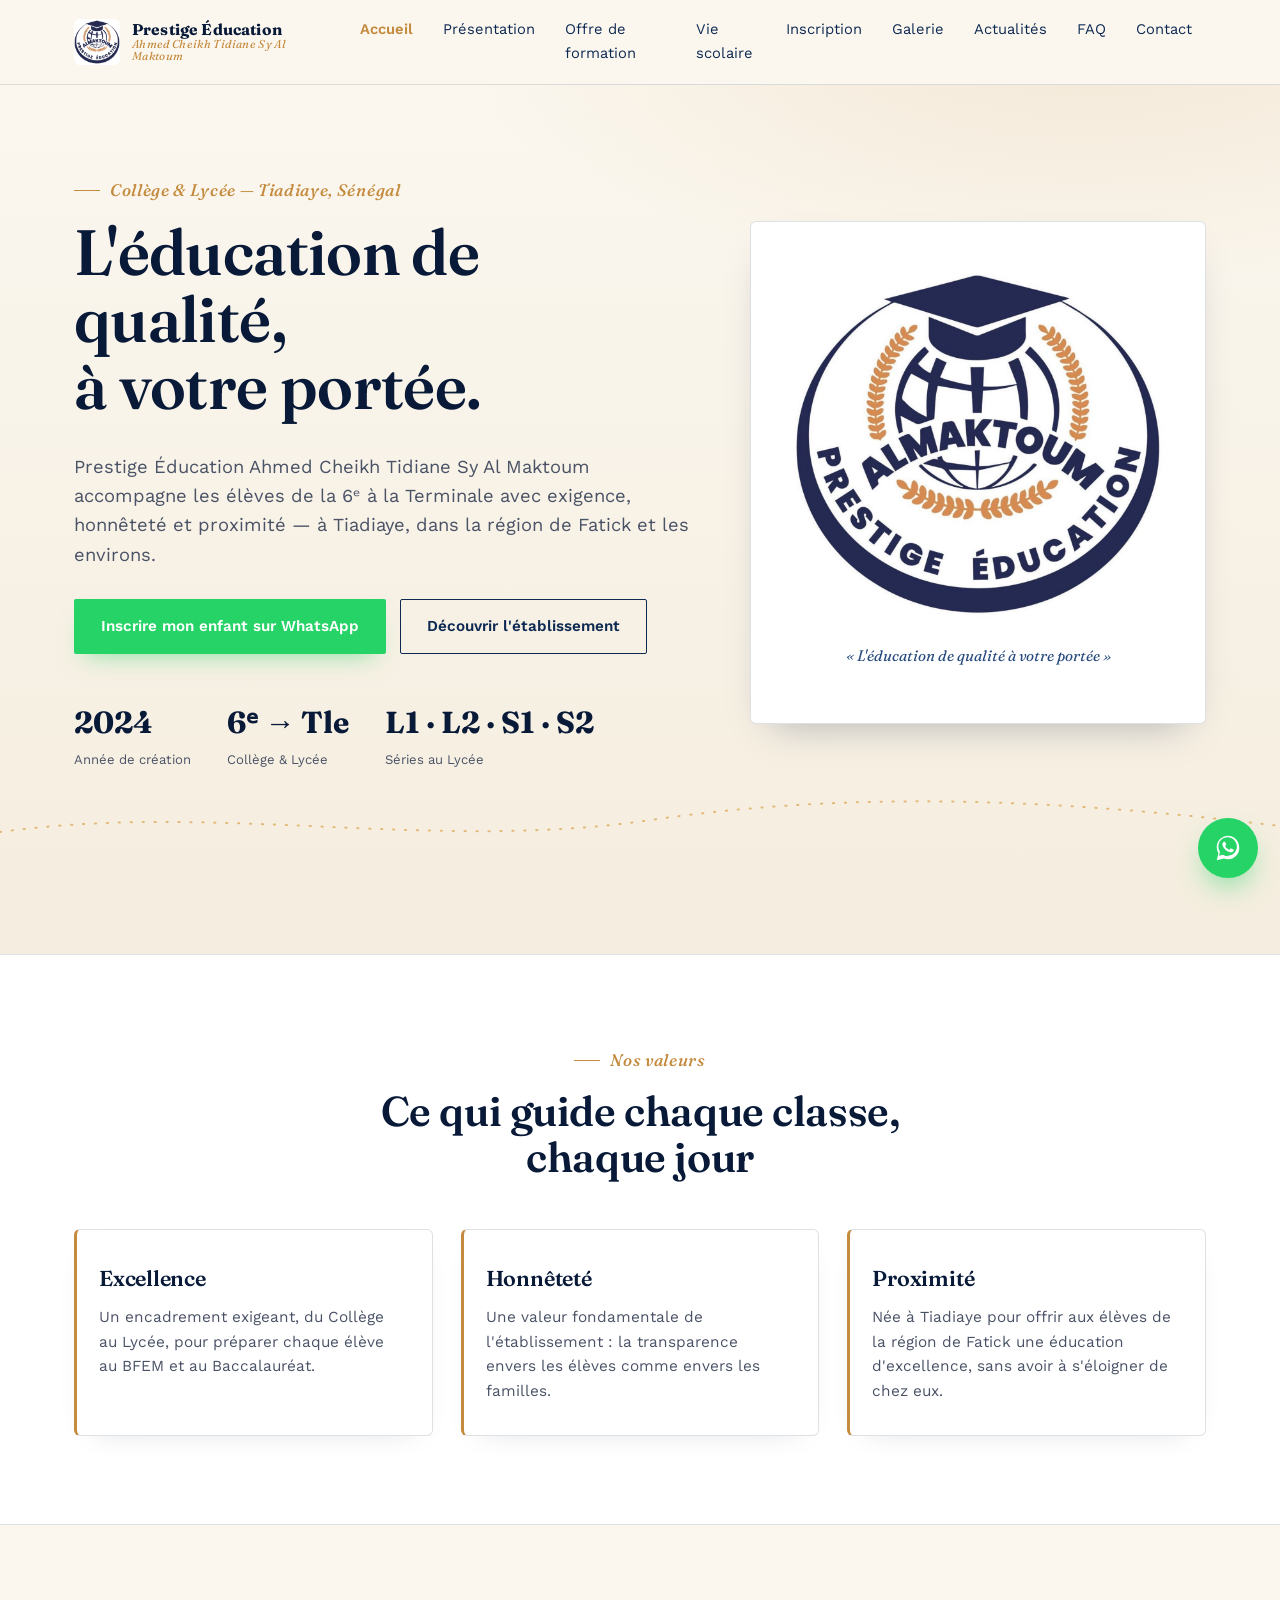
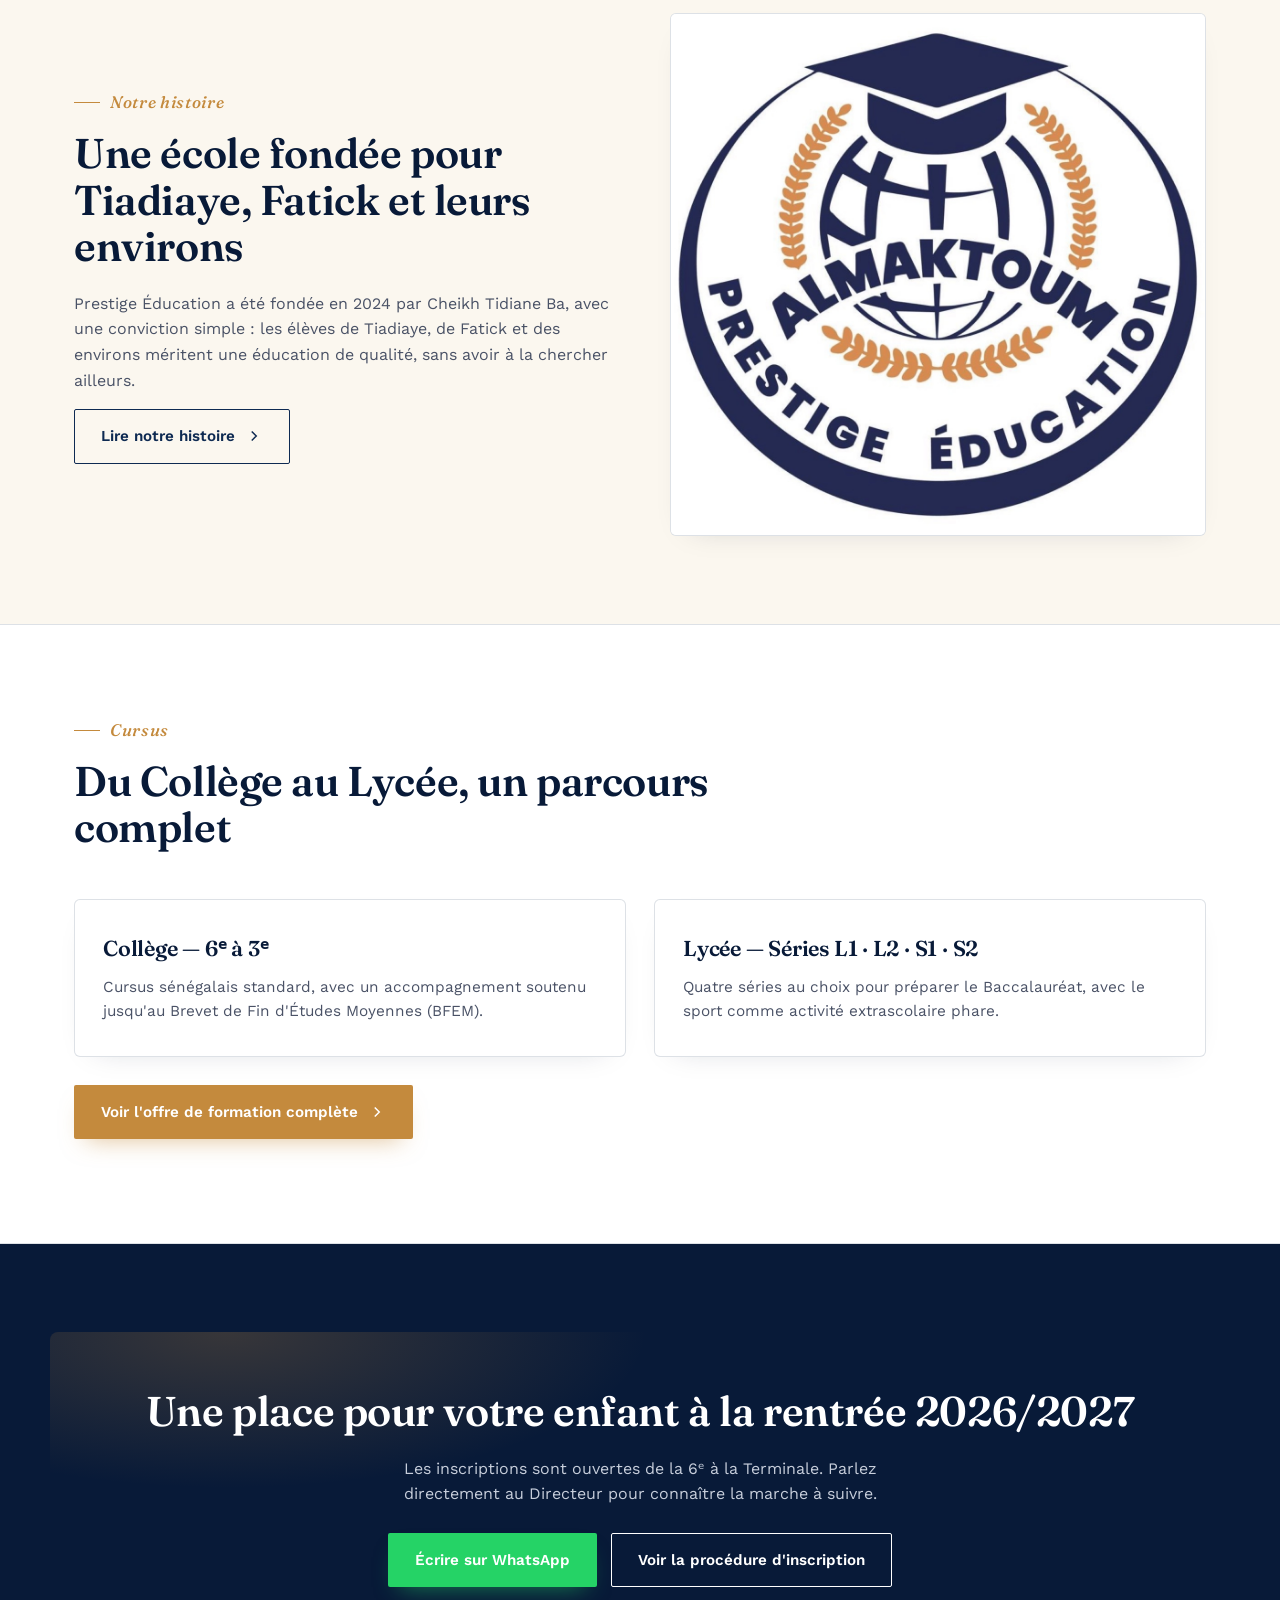
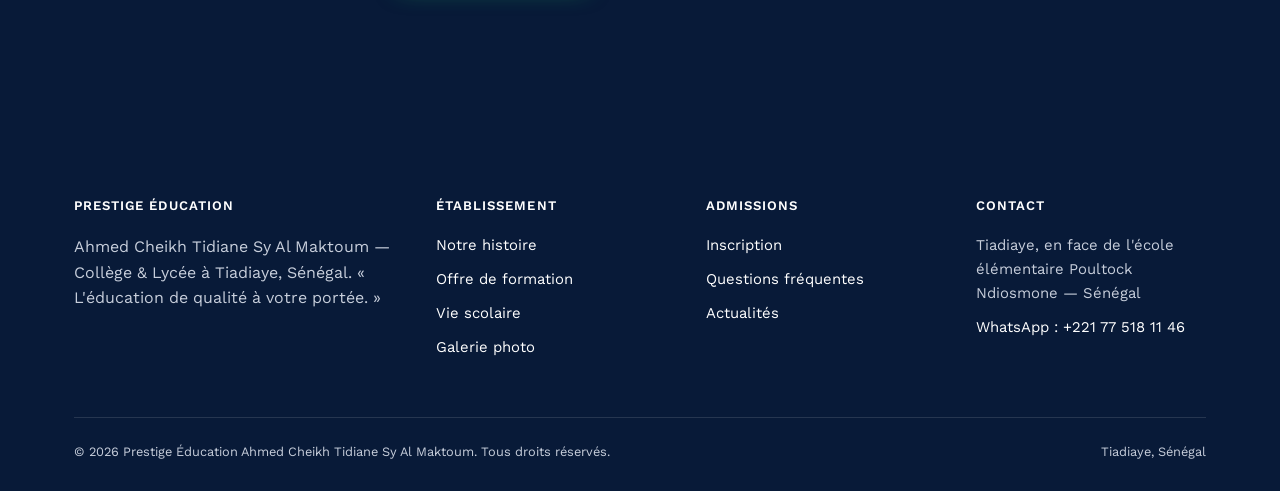
<file: index.html>
<!doctype html>
<html lang="fr">
<head>
<meta charset="UTF-8">
<meta name="viewport" content="width=device-width, initial-scale=1.0">
<title>Accueil — Prestige Éducation Ahmed Cheikh Tidiane Sy Al Maktoum</title>
<meta name="description" content="Collège et Lycée Prestige Éducation Ahmed Cheikh Tidiane Sy Al Maktoum à Tiadiaye, Sénégal.">
<link rel="icon" href="data:image/svg+xml,<svg xmlns=%22http://www.w3.org/2000/svg%22 viewBox=%220 0 100 100%22><circle cx=%2250%22 cy=%2250%22 r=%2248%22 fill=%22%230E2A52%22/></svg>">
<link rel="preconnect" href="https://fonts.googleapis.com">
<link rel="preconnect" href="https://fonts.gstatic.com" crossorigin>
<link href="https://fonts.googleapis.com/css2?family=Fraunces:ital,opsz,wght@0,9..144,400;0,9..144,600;0,9..144,700;1,9..144,500&family=Work+Sans:wght@400;500;600;700&display=swap" rel="stylesheet">
<link rel="stylesheet" href="css/style.css">
</head>
<body>
<a href="#main" class="skip-link">Aller au contenu</a>
<header class="site-header">
  <div class="container nav-row">
    <a href="index.html" class="brand">
      <img src="images/logo.jpeg" alt="Logo Prestige Éducation Ahmed Cheikh Tidiane Sy Al Maktoum" class="emblem" style="border-radius:6px;">
      <span class="brand-text">
        <span class="line1">Prestige Éducation</span>
        <span class="line2">Ahmed Cheikh Tidiane Sy Al Maktoum</span>
      </span>
    </a>
    <nav class="main-nav" aria-label="Navigation principale">
      <ul>
        <li><a href="index.html" class="active">Accueil</a></li>
<li><a href="presentation.html" class="">Présentation</a></li>
<li><a href="formation.html" class="">Offre de formation</a></li>
<li><a href="vie-scolaire.html" class="">Vie scolaire</a></li>
<li><a href="inscription.html" class="">Inscription</a></li>
<li><a href="galerie.html" class="">Galerie</a></li>
<li><a href="actualites.html" class="">Actualités</a></li>
<li><a href="faq.html" class="">FAQ</a></li>
<li><a href="contact.html" class="">Contact</a></li>

      </ul>
    </nav>
    <button class="nav-toggle" aria-label="Ouvrir le menu" aria-expanded="false">
      <span></span><span></span><span></span>
    </button>
  </div>
</header>
<main id="main">

<section class="hero">
  <div class="container">
    <div class="hero-copy reveal in">
      <p class="eyebrow">Collège &amp; Lycée — Tiadiaye, Sénégal</p>
      <h1>L'éducation de qualité,<br>à votre portée.</h1>
      <p class="lede">Prestige Éducation Ahmed Cheikh Tidiane Sy Al Maktoum accompagne les élèves de la 6ᵉ à la Terminale avec exigence, honnêteté et proximité — à Tiadiaye, dans la région de Fatick et les environs.</p>
      <div class="buttons">
        <a class="btn btn-primary" data-wa data-wa-message="Bonjour, je souhaite inscrire mon enfant à Prestige Éducation Ahmed Cheikh Tidiane Sy Al Maktoum. Pouvez-vous m'indiquer la marche à suivre ?">Inscrire mon enfant sur WhatsApp</a>
        <a class="btn btn-outline" href="presentation.html">Découvrir l'établissement</a>
      </div>
      <div class="hero-stats">
        <div><strong>2024</strong><span>Année de création</span></div>
        <div><strong>6ᵉ → Tle</strong><span>Collège &amp; Lycée</span></div>
        <div><strong>L1 · L2 · S1 · S2</strong><span>Séries au Lycée</span></div>
      </div>
    </div>
    <div class="hero-crest reveal in">
      <img src="images/logo.jpeg" alt="Emblème Prestige Éducation Ahmed Cheikh Tidiane Sy Al Maktoum" style="border-radius:4px;">
      <p class="path-caption">« L'éducation de qualité à votre portée »</p>
    </div>
  </div>
  <div class="trail" aria-hidden="true">
  <svg viewBox="0 0 1180 56" preserveAspectRatio="none">
    <path d="M0 40 C 200 10, 400 60, 600 28 S 1000 10, 1180 34" fill="none" stroke="var(--gold-light)" stroke-width="2" stroke-dasharray="1 10" stroke-linecap="round"/>
  </svg>
</div>
</section>

<section class="section-alt">
  <div class="container">
    <div class="section-head center reveal">
      <p class="eyebrow" style="justify-content:center;">Nos valeurs</p>
      <h2>Ce qui guide chaque classe, chaque jour</h2>
    </div>
    <div class="grid grid-3">
      <div class="card value-card reveal"><h3>Excellence</h3><p>Un encadrement exigeant, du Collège au Lycée, pour préparer chaque élève au BFEM et au Baccalauréat.</p></div>
      <div class="card value-card reveal"><h3>Honnêteté</h3><p>Une valeur fondamentale de l'établissement : la transparence envers les élèves comme envers les familles.</p></div>
      <div class="card value-card reveal"><h3>Proximité</h3><p>Née à Tiadiaye pour offrir aux élèves de la région de Fatick une éducation d'excellence, sans avoir à s'éloigner de chez eux.</p></div>
    </div>
  </div>
</section>

<section>
  <div class="container">
    <div class="grid grid-2" style="align-items:center;gap:60px;">
      <div class="reveal">
        <p class="eyebrow">Notre histoire</p>
        <h2>Une école fondée pour Tiadiaye, Fatick et leurs environs</h2>
        <p>Prestige Éducation a été fondée en 2024 par Cheikh Tidiane Ba, avec une conviction simple : les élèves de Tiadiaye, de Fatick et des environs méritent une éducation de qualité, sans avoir à la chercher ailleurs.</p>
        <a class="btn btn-outline" href="presentation.html">Lire notre histoire <svg viewBox="0 0 24 24" width="18" height="18" fill="none" stroke="currentColor" stroke-width="2"><path d="M9 18l6-6-6-6"/></svg></a>
      </div>
      <div class="reveal">
        <div class="card" style="padding:0;overflow:hidden;">
          <img src="images/logo.jpeg" alt="Prestige Éducation Ahmed Cheikh Tidiane Sy Al Maktoum">
        </div>
      </div>
    </div>
  </div>
</section>

<section class="section-alt">
  <div class="container">
    <div class="section-head reveal">
      <p class="eyebrow">Cursus</p>
      <h2>Du Collège au Lycée, un parcours complet</h2>
    </div>
    <div class="grid grid-2">
      <div class="card reveal">
        <h3>Collège — 6ᵉ à 3ᵉ</h3>
        <p>Cursus sénégalais standard, avec un accompagnement soutenu jusqu'au Brevet de Fin d'Études Moyennes (BFEM).</p>
      </div>
      <div class="card reveal">
        <h3>Lycée — Séries L1 · L2 · S1 · S2</h3>
        <p>Quatre séries au choix pour préparer le Baccalauréat, avec le sport comme activité extrascolaire phare.</p>
      </div>
    </div>
    <p style="margin-top:28px;"><a class="btn btn-gold" href="formation.html">Voir l'offre de formation complète <svg viewBox="0 0 24 24" width="18" height="18" fill="none" stroke="currentColor" stroke-width="2"><path d="M9 18l6-6-6-6"/></svg></a></p>
  </div>
</section>

<section class="section-navy">
  <div class="container cta-banner">
    <h2>Une place pour votre enfant à la rentrée 2026/2027</h2>
    <p>Les inscriptions sont ouvertes de la 6ᵉ à la Terminale. Parlez directement au Directeur pour connaître la marche à suivre.</p>
    <div class="buttons">
      <a class="btn btn-primary" data-wa data-wa-message="Bonjour, je souhaite inscrire mon enfant à Prestige Éducation Ahmed Cheikh Tidiane Sy Al Maktoum. Pouvez-vous m'indiquer la marche à suivre ?">Écrire sur WhatsApp</a>
      <a class="btn btn-outline" style="border-color:#fff;color:#fff;" href="inscription.html">Voir la procédure d'inscription</a>
    </div>
  </div>
</section>
</main>
<footer class="site-footer">
  <div class="container">
    <div class="footer-grid">
      <div>
        <h4>Prestige Éducation</h4>
        <p style="color:#C7CEDB;max-width:34ch;">Ahmed Cheikh Tidiane Sy Al Maktoum — Collège &amp; Lycée à Tiadiaye, Sénégal. « L'éducation de qualité à votre portée. »</p>
      </div>
      <div>
        <h4>Établissement</h4>
        <ul>
          <li><a href="presentation.html">Notre histoire</a></li>
          <li><a href="formation.html">Offre de formation</a></li>
          <li><a href="vie-scolaire.html">Vie scolaire</a></li>
          <li><a href="galerie.html">Galerie photo</a></li>
        </ul>
      </div>
      <div>
        <h4>Admissions</h4>
        <ul>
          <li><a href="inscription.html">Inscription</a></li>
          <li><a href="faq.html">Questions fréquentes</a></li>
          <li><a href="actualites.html">Actualités</a></li>
        </ul>
      </div>
      <div>
        <h4>Contact</h4>
        <ul>
          <li>Tiadiaye, en face de l'école élémentaire Poultock Ndiosmone — Sénégal</li>
          <li><a data-wa data-wa-message="Bonjour, je souhaite avoir des informations sur Prestige Éducation Ahmed Cheikh Tidiane Sy Al Maktoum.">WhatsApp : +221 77 518 11 46</a></li>
        </ul>
      </div>
    </div>
    <div class="footer-bottom">
      <span>© 2026 Prestige Éducation Ahmed Cheikh Tidiane Sy Al Maktoum. Tous droits réservés.</span>
      <span>Tiadiaye, Sénégal</span>
    </div>
  </div>
</footer>
<a class="wa-float" data-wa data-wa-message="Bonjour, je souhaite avoir des informations sur Prestige Éducation Ahmed Cheikh Tidiane Sy Al Maktoum." aria-label="Discuter sur WhatsApp"><svg viewBox="0 0 32 32" fill="currentColor" xmlns="http://www.w3.org/2000/svg"><path d="M16.02 3C9.4 3 4 8.4 4 15.02c0 2.36.66 4.56 1.8 6.44L4 29l7.73-1.75a11.94 11.94 0 0 0 4.29.79h.01c6.62 0 12.02-5.4 12.02-12.02C28.05 8.4 22.65 3 16.02 3zm0 21.8h-.01a9.9 9.9 0 0 1-4.97-1.36l-.36-.21-4.19.95.94-4.11-.23-.38a9.83 9.83 0 0 1-1.51-5.27c0-5.45 4.43-9.88 9.9-9.88 2.64 0 5.12 1.03 6.99 2.9a9.82 9.82 0 0 1 2.9 6.99c0 5.45-4.43 9.87-9.86 9.87zm5.42-7.4c-.3-.15-1.76-.87-2.03-.97-.27-.1-.47-.15-.67.15-.2.3-.77.97-.94 1.17-.17.2-.35.22-.65.07-.3-.15-1.24-.46-2.37-1.47-.88-.78-1.47-1.75-1.64-2.05-.17-.3-.02-.46.13-.61.13-.13.3-.35.45-.52.15-.17.2-.3.3-.5.1-.2.05-.37-.02-.52-.07-.15-.67-1.62-.92-2.22-.24-.58-.49-.5-.67-.51h-.57c-.2 0-.52.07-.79.37s-1.04 1.02-1.04 2.48 1.07 2.87 1.22 3.07c.15.2 2.1 3.2 5.08 4.49.71.31 1.26.49 1.69.62.71.23 1.36.2 1.87.12.57-.09 1.76-.72 2-1.41.25-.7.25-1.29.17-1.41-.07-.12-.27-.2-.57-.35z"/></svg></a>
<script src="js/main.js"></script>
</body>
</html>
</file>
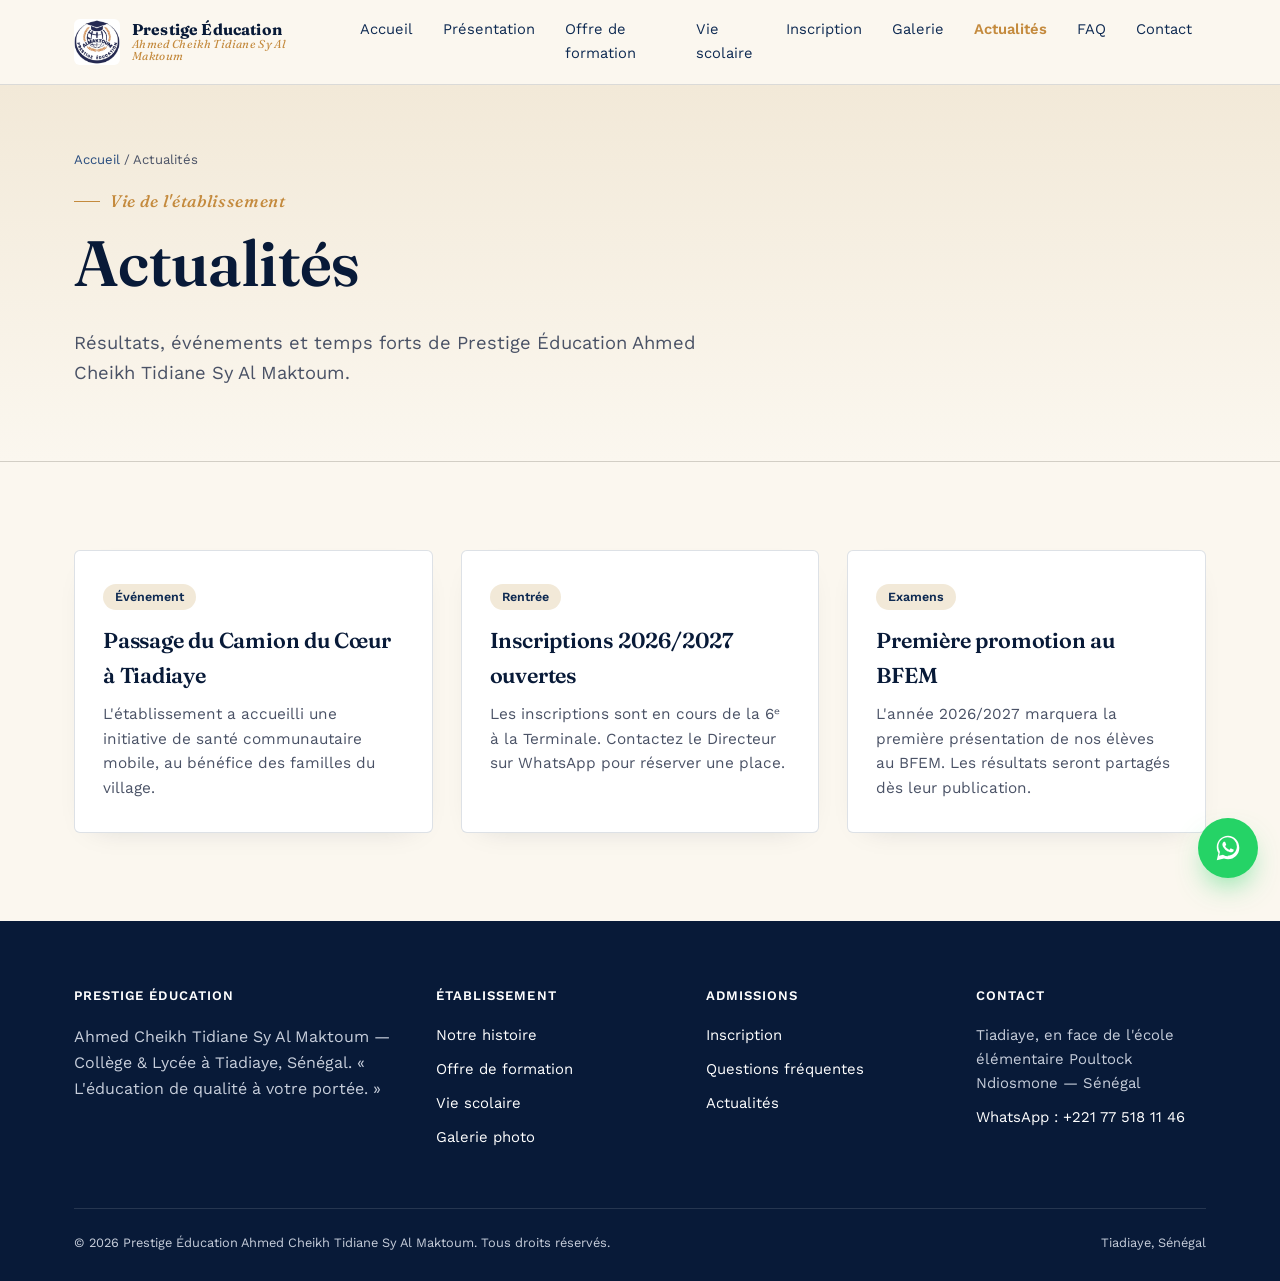
<file: actualites.html>
<!doctype html>
<html lang="fr">
<head>
<meta charset="UTF-8">
<meta name="viewport" content="width=device-width, initial-scale=1.0">
<title>Actualités — Prestige Éducation Ahmed Cheikh Tidiane Sy Al Maktoum</title>
<meta name="description" content="Actualités, événements et résultats de Prestige Éducation Ahmed Cheikh Tidiane Sy Al Maktoum.">
<link rel="icon" href="data:image/svg+xml,<svg xmlns=%22http://www.w3.org/2000/svg%22 viewBox=%220 0 100 100%22><circle cx=%2250%22 cy=%2250%22 r=%2248%22 fill=%22%230E2A52%22/></svg>">
<link rel="preconnect" href="https://fonts.googleapis.com">
<link rel="preconnect" href="https://fonts.gstatic.com" crossorigin>
<link href="https://fonts.googleapis.com/css2?family=Fraunces:ital,opsz,wght@0,9..144,400;0,9..144,600;0,9..144,700;1,9..144,500&family=Work+Sans:wght@400;500;600;700&display=swap" rel="stylesheet">
<link rel="stylesheet" href="css/style.css">
</head>
<body>
<a href="#main" class="skip-link">Aller au contenu</a>
<header class="site-header">
  <div class="container nav-row">
    <a href="index.html" class="brand">
      <img src="images/logo.jpeg" alt="Logo Prestige Éducation Ahmed Cheikh Tidiane Sy Al Maktoum" class="emblem" style="border-radius:6px;">
      <span class="brand-text">
        <span class="line1">Prestige Éducation</span>
        <span class="line2">Ahmed Cheikh Tidiane Sy Al Maktoum</span>
      </span>
    </a>
    <nav class="main-nav" aria-label="Navigation principale">
      <ul>
        <li><a href="index.html" class="">Accueil</a></li>
<li><a href="presentation.html" class="">Présentation</a></li>
<li><a href="formation.html" class="">Offre de formation</a></li>
<li><a href="vie-scolaire.html" class="">Vie scolaire</a></li>
<li><a href="inscription.html" class="">Inscription</a></li>
<li><a href="galerie.html" class="">Galerie</a></li>
<li><a href="actualites.html" class="active">Actualités</a></li>
<li><a href="faq.html" class="">FAQ</a></li>
<li><a href="contact.html" class="">Contact</a></li>

      </ul>
    </nav>
    <button class="nav-toggle" aria-label="Ouvrir le menu" aria-expanded="false">
      <span></span><span></span><span></span>
    </button>
  </div>
</header>
<main id="main">

<section class="page-hero">
  <div class="container reveal in">
    <p class="breadcrumb"><a href="index.html">Accueil</a> / Actualités</p>
    <p class="eyebrow">Vie de l'établissement</p>
    <h1>Actualités</h1>
    <p class="lede">Résultats, événements et temps forts de Prestige Éducation Ahmed Cheikh Tidiane Sy Al Maktoum.</p>
  </div>
</section>

<section>
  <div class="container">
    <div class="grid grid-3">
      <div class="card reveal">
        <span class="tag">Événement</span>
        <h3 style="margin-top:14px;">Passage du Camion du Cœur à Tiadiaye</h3>
        <p>L'établissement a accueilli une initiative de santé communautaire mobile, au bénéfice des familles du village.</p>
      </div>
      <div class="card reveal">
        <span class="tag">Rentrée</span>
        <h3 style="margin-top:14px;">Inscriptions 2026/2027 ouvertes</h3>
        <p>Les inscriptions sont en cours de la 6ᵉ à la Terminale. Contactez le Directeur sur WhatsApp pour réserver une place.</p>
      </div>
      <div class="card reveal">
        <span class="tag">Examens</span>
        <h3 style="margin-top:14px;">Première promotion au BFEM</h3>
        <p>L'année 2026/2027 marquera la première présentation de nos élèves au BFEM. Les résultats seront partagés dès leur publication.</p>
      </div>
    </div>
  </div>
</section>
</main>
<footer class="site-footer">
  <div class="container">
    <div class="footer-grid">
      <div>
        <h4>Prestige Éducation</h4>
        <p style="color:#C7CEDB;max-width:34ch;">Ahmed Cheikh Tidiane Sy Al Maktoum — Collège &amp; Lycée à Tiadiaye, Sénégal. « L'éducation de qualité à votre portée. »</p>
      </div>
      <div>
        <h4>Établissement</h4>
        <ul>
          <li><a href="presentation.html">Notre histoire</a></li>
          <li><a href="formation.html">Offre de formation</a></li>
          <li><a href="vie-scolaire.html">Vie scolaire</a></li>
          <li><a href="galerie.html">Galerie photo</a></li>
        </ul>
      </div>
      <div>
        <h4>Admissions</h4>
        <ul>
          <li><a href="inscription.html">Inscription</a></li>
          <li><a href="faq.html">Questions fréquentes</a></li>
          <li><a href="actualites.html">Actualités</a></li>
        </ul>
      </div>
      <div>
        <h4>Contact</h4>
        <ul>
          <li>Tiadiaye, en face de l'école élémentaire Poultock Ndiosmone — Sénégal</li>
          <li><a data-wa data-wa-message="Bonjour, je souhaite avoir des informations sur Prestige Éducation Ahmed Cheikh Tidiane Sy Al Maktoum.">WhatsApp : +221 77 518 11 46</a></li>
        </ul>
      </div>
    </div>
    <div class="footer-bottom">
      <span>© 2026 Prestige Éducation Ahmed Cheikh Tidiane Sy Al Maktoum. Tous droits réservés.</span>
      <span>Tiadiaye, Sénégal</span>
    </div>
  </div>
</footer>
<a class="wa-float" data-wa data-wa-message="Bonjour, je souhaite avoir des informations sur Prestige Éducation Ahmed Cheikh Tidiane Sy Al Maktoum." aria-label="Discuter sur WhatsApp"><svg viewBox="0 0 32 32" fill="currentColor" xmlns="http://www.w3.org/2000/svg"><path d="M16.02 3C9.4 3 4 8.4 4 15.02c0 2.36.66 4.56 1.8 6.44L4 29l7.73-1.75a11.94 11.94 0 0 0 4.29.79h.01c6.62 0 12.02-5.4 12.02-12.02C28.05 8.4 22.65 3 16.02 3zm0 21.8h-.01a9.9 9.9 0 0 1-4.97-1.36l-.36-.21-4.19.95.94-4.11-.23-.38a9.83 9.83 0 0 1-1.51-5.27c0-5.45 4.43-9.88 9.9-9.88 2.64 0 5.12 1.03 6.99 2.9a9.82 9.82 0 0 1 2.9 6.99c0 5.45-4.43 9.87-9.86 9.87zm5.42-7.4c-.3-.15-1.76-.87-2.03-.97-.27-.1-.47-.15-.67.15-.2.3-.77.97-.94 1.17-.17.2-.35.22-.65.07-.3-.15-1.24-.46-2.37-1.47-.88-.78-1.47-1.75-1.64-2.05-.17-.3-.02-.46.13-.61.13-.13.3-.35.45-.52.15-.17.2-.3.3-.5.1-.2.05-.37-.02-.52-.07-.15-.67-1.62-.92-2.22-.24-.58-.49-.5-.67-.51h-.57c-.2 0-.52.07-.79.37s-1.04 1.02-1.04 2.48 1.07 2.87 1.22 3.07c.15.2 2.1 3.2 5.08 4.49.71.31 1.26.49 1.69.62.71.23 1.36.2 1.87.12.57-.09 1.76-.72 2-1.41.25-.7.25-1.29.17-1.41-.07-.12-.27-.2-.57-.35z"/></svg></a>
<script src="js/main.js"></script>
</body>
</html>
</file>
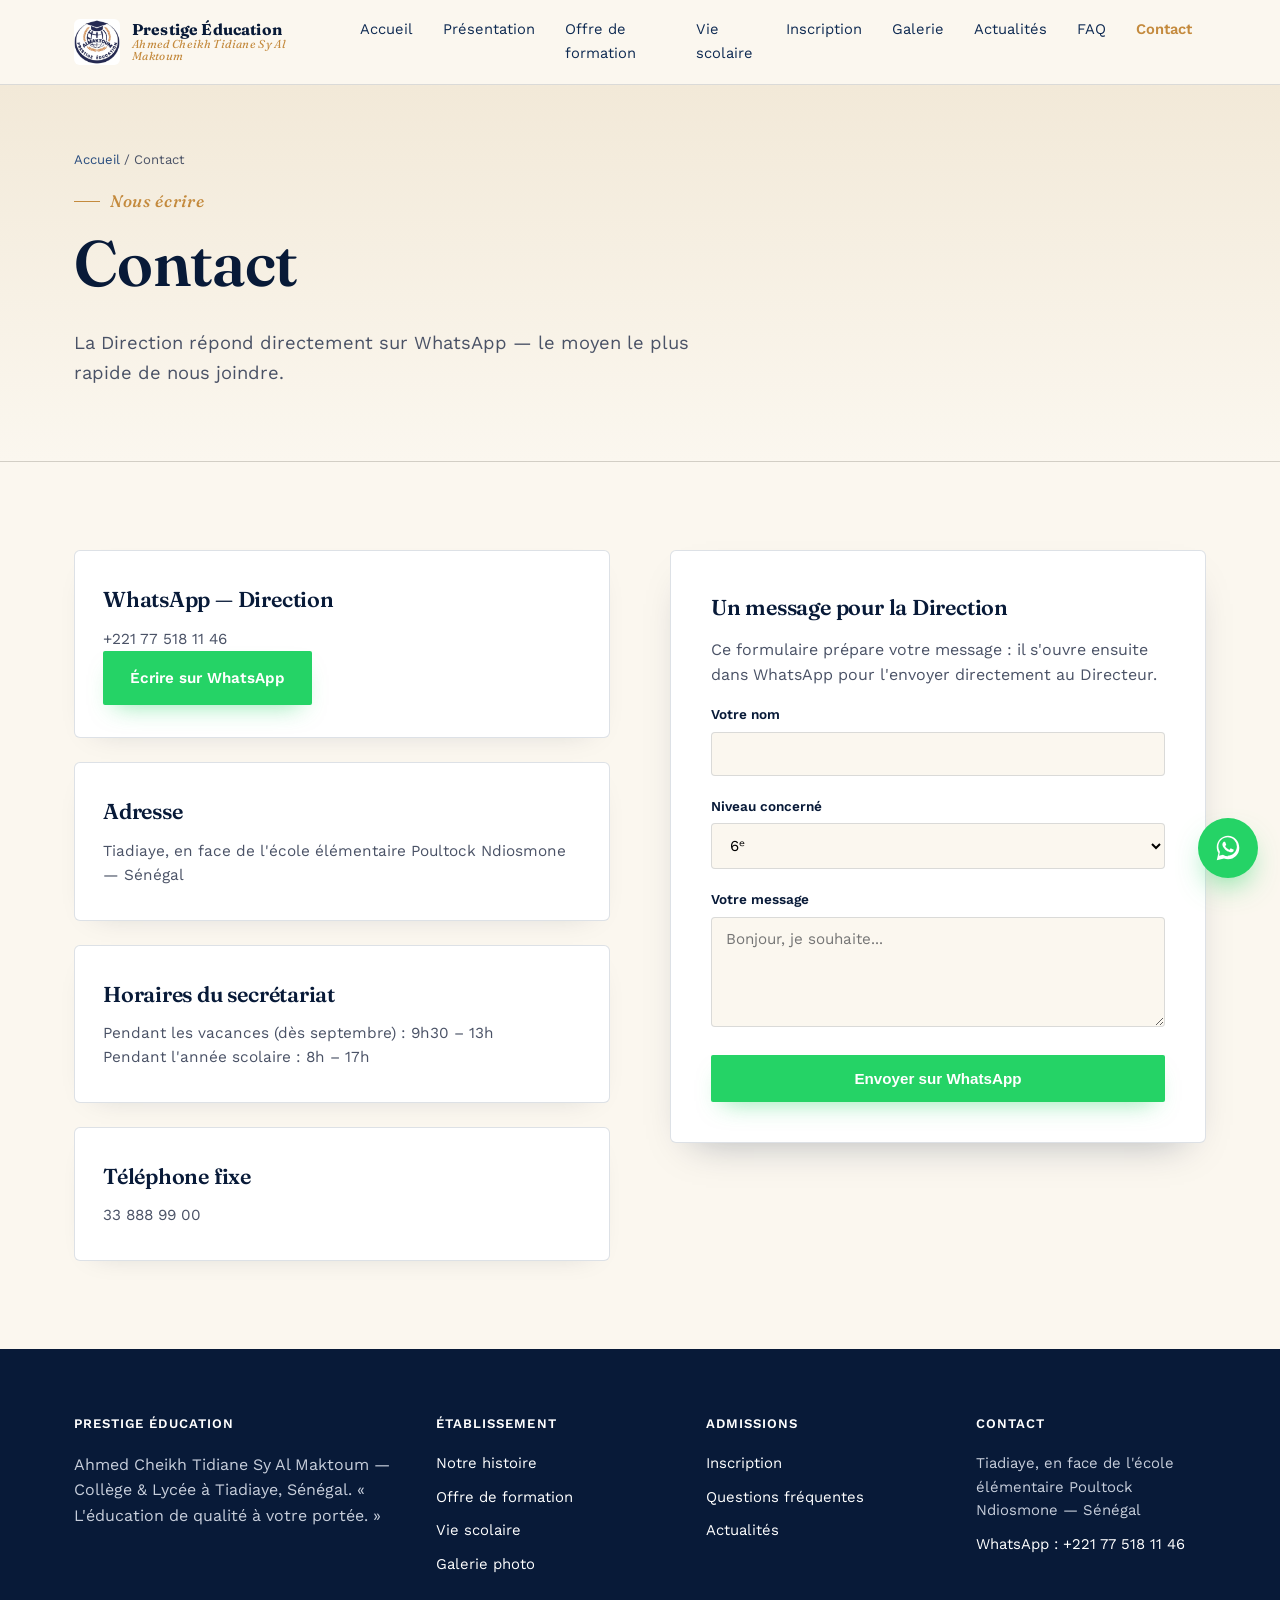
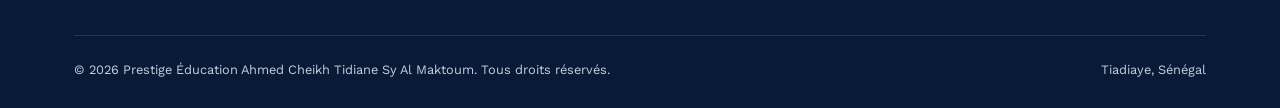
<file: contact.html>
<!doctype html>
<html lang="fr">
<head>
<meta charset="UTF-8">
<meta name="viewport" content="width=device-width, initial-scale=1.0">
<title>Contact — Prestige Éducation Ahmed Cheikh Tidiane Sy Al Maktoum</title>
<meta name="description" content="Contactez Prestige Éducation Ahmed Cheikh Tidiane Sy Al Maktoum à Tiadiaye, Sénégal — WhatsApp, adresse et formulaire.">
<link rel="icon" href="data:image/svg+xml,<svg xmlns=%22http://www.w3.org/2000/svg%22 viewBox=%220 0 100 100%22><circle cx=%2250%22 cy=%2250%22 r=%2248%22 fill=%22%230E2A52%22/></svg>">
<link rel="preconnect" href="https://fonts.googleapis.com">
<link rel="preconnect" href="https://fonts.gstatic.com" crossorigin>
<link href="https://fonts.googleapis.com/css2?family=Fraunces:ital,opsz,wght@0,9..144,400;0,9..144,600;0,9..144,700;1,9..144,500&family=Work+Sans:wght@400;500;600;700&display=swap" rel="stylesheet">
<link rel="stylesheet" href="css/style.css">
</head>
<body>
<a href="#main" class="skip-link">Aller au contenu</a>
<header class="site-header">
  <div class="container nav-row">
    <a href="index.html" class="brand">
      <img src="images/logo.jpeg" alt="Logo Prestige Éducation Ahmed Cheikh Tidiane Sy Al Maktoum" class="emblem" style="border-radius:6px;">
      <span class="brand-text">
        <span class="line1">Prestige Éducation</span>
        <span class="line2">Ahmed Cheikh Tidiane Sy Al Maktoum</span>
      </span>
    </a>
    <nav class="main-nav" aria-label="Navigation principale">
      <ul>
        <li><a href="index.html" class="">Accueil</a></li>
<li><a href="presentation.html" class="">Présentation</a></li>
<li><a href="formation.html" class="">Offre de formation</a></li>
<li><a href="vie-scolaire.html" class="">Vie scolaire</a></li>
<li><a href="inscription.html" class="">Inscription</a></li>
<li><a href="galerie.html" class="">Galerie</a></li>
<li><a href="actualites.html" class="">Actualités</a></li>
<li><a href="faq.html" class="">FAQ</a></li>
<li><a href="contact.html" class="active">Contact</a></li>

      </ul>
    </nav>
    <button class="nav-toggle" aria-label="Ouvrir le menu" aria-expanded="false">
      <span></span><span></span><span></span>
    </button>
  </div>
</header>
<main id="main">

<section class="page-hero">
  <div class="container reveal in">
    <p class="breadcrumb"><a href="index.html">Accueil</a> / Contact</p>
    <p class="eyebrow">Nous écrire</p>
    <h1>Contact</h1>
    <p class="lede">La Direction répond directement sur WhatsApp — le moyen le plus rapide de nous joindre.</p>
  </div>
</section>

<section>
  <div class="container">
    <div class="grid grid-2" style="gap:60px;">
      <div class="reveal">
        <div class="card">
          <h3>WhatsApp — Direction</h3>
          <p>+221 77 518 11 46</p>
          <a class="btn btn-primary" data-wa data-wa-message="Bonjour, je souhaite avoir des informations sur Prestige Éducation Ahmed Cheikh Tidiane Sy Al Maktoum.">Écrire sur WhatsApp</a>
        </div>
        <div class="card" style="margin-top:24px;">
          <h3>Adresse</h3>
          <p>Tiadiaye, en face de l'école élémentaire Poultock Ndiosmone — Sénégal</p>
        </div>
        <div class="card" style="margin-top:24px;">
          <h3>Horaires du secrétariat</h3>
          <p>Pendant les vacances (dès septembre) : 9h30 – 13h<br>Pendant l'année scolaire : 8h – 17h</p>
        </div>
        <div class="card" style="margin-top:24px;">
          <h3>Téléphone fixe</h3>
          <p>33 888 99 00</p>
        </div>
      </div>
      <div class="reveal">
        <div class="form-card">
          <h3>Un message pour la Direction</h3>
          <p>Ce formulaire prépare votre message : il s'ouvre ensuite dans WhatsApp pour l'envoyer directement au Directeur.</p>
          <form id="contact-form">
            <div class="field"><label for="nom">Votre nom</label><input type="text" id="nom" name="nom" required></div>
            <div class="field"><label for="niveau">Niveau concerné</label>
              <select id="niveau" name="niveau">
                <option>6ᵉ</option><option>5ᵉ</option><option>4ᵉ</option><option>3ᵉ</option>
                <option>2nd</option><option>1ère</option><option>Terminale</option><option>Autre question</option>
              </select>
            </div>
            <div class="field"><label for="message">Votre message</label><textarea id="message" name="message" placeholder="Bonjour, je souhaite..."></textarea></div>
            <button type="submit" class="btn btn-primary" style="width:100%;justify-content:center;">Envoyer sur WhatsApp</button>
          </form>
        </div>
      </div>
    </div>
  </div>
</section>

<script>
  document.getElementById('contact-form').addEventListener('submit', function(e){
    e.preventDefault();
    var nom = document.getElementById('nom').value;
    var niveau = document.getElementById('niveau').value;
    var message = document.getElementById('message').value;
    var texte = "Bonjour, je suis " + nom + ". Niveau concerné : " + niveau + ". " + message;
    window.open("https://wa.me/221775181146?text=" + encodeURIComponent(texte), "_blank");
  });
</script>
</main>
<footer class="site-footer">
  <div class="container">
    <div class="footer-grid">
      <div>
        <h4>Prestige Éducation</h4>
        <p style="color:#C7CEDB;max-width:34ch;">Ahmed Cheikh Tidiane Sy Al Maktoum — Collège &amp; Lycée à Tiadiaye, Sénégal. « L'éducation de qualité à votre portée. »</p>
      </div>
      <div>
        <h4>Établissement</h4>
        <ul>
          <li><a href="presentation.html">Notre histoire</a></li>
          <li><a href="formation.html">Offre de formation</a></li>
          <li><a href="vie-scolaire.html">Vie scolaire</a></li>
          <li><a href="galerie.html">Galerie photo</a></li>
        </ul>
      </div>
      <div>
        <h4>Admissions</h4>
        <ul>
          <li><a href="inscription.html">Inscription</a></li>
          <li><a href="faq.html">Questions fréquentes</a></li>
          <li><a href="actualites.html">Actualités</a></li>
        </ul>
      </div>
      <div>
        <h4>Contact</h4>
        <ul>
          <li>Tiadiaye, en face de l'école élémentaire Poultock Ndiosmone — Sénégal</li>
          <li><a data-wa data-wa-message="Bonjour, je souhaite avoir des informations sur Prestige Éducation Ahmed Cheikh Tidiane Sy Al Maktoum.">WhatsApp : +221 77 518 11 46</a></li>
        </ul>
      </div>
    </div>
    <div class="footer-bottom">
      <span>© 2026 Prestige Éducation Ahmed Cheikh Tidiane Sy Al Maktoum. Tous droits réservés.</span>
      <span>Tiadiaye, Sénégal</span>
    </div>
  </div>
</footer>
<a class="wa-float" data-wa data-wa-message="Bonjour, je souhaite avoir des informations sur Prestige Éducation Ahmed Cheikh Tidiane Sy Al Maktoum." aria-label="Discuter sur WhatsApp"><svg viewBox="0 0 32 32" fill="currentColor" xmlns="http://www.w3.org/2000/svg"><path d="M16.02 3C9.4 3 4 8.4 4 15.02c0 2.36.66 4.56 1.8 6.44L4 29l7.73-1.75a11.94 11.94 0 0 0 4.29.79h.01c6.62 0 12.02-5.4 12.02-12.02C28.05 8.4 22.65 3 16.02 3zm0 21.8h-.01a9.9 9.9 0 0 1-4.97-1.36l-.36-.21-4.19.95.94-4.11-.23-.38a9.83 9.83 0 0 1-1.51-5.27c0-5.45 4.43-9.88 9.9-9.88 2.64 0 5.12 1.03 6.99 2.9a9.82 9.82 0 0 1 2.9 6.99c0 5.45-4.43 9.87-9.86 9.87zm5.42-7.4c-.3-.15-1.76-.87-2.03-.97-.27-.1-.47-.15-.67.15-.2.3-.77.97-.94 1.17-.17.2-.35.22-.65.07-.3-.15-1.24-.46-2.37-1.47-.88-.78-1.47-1.75-1.64-2.05-.17-.3-.02-.46.13-.61.13-.13.3-.35.45-.52.15-.17.2-.3.3-.5.1-.2.05-.37-.02-.52-.07-.15-.67-1.62-.92-2.22-.24-.58-.49-.5-.67-.51h-.57c-.2 0-.52.07-.79.37s-1.04 1.02-1.04 2.48 1.07 2.87 1.22 3.07c.15.2 2.1 3.2 5.08 4.49.71.31 1.26.49 1.69.62.71.23 1.36.2 1.87.12.57-.09 1.76-.72 2-1.41.25-.7.25-1.29.17-1.41-.07-.12-.27-.2-.57-.35z"/></svg></a>
<script src="js/main.js"></script>
</body>
</html>
</file>
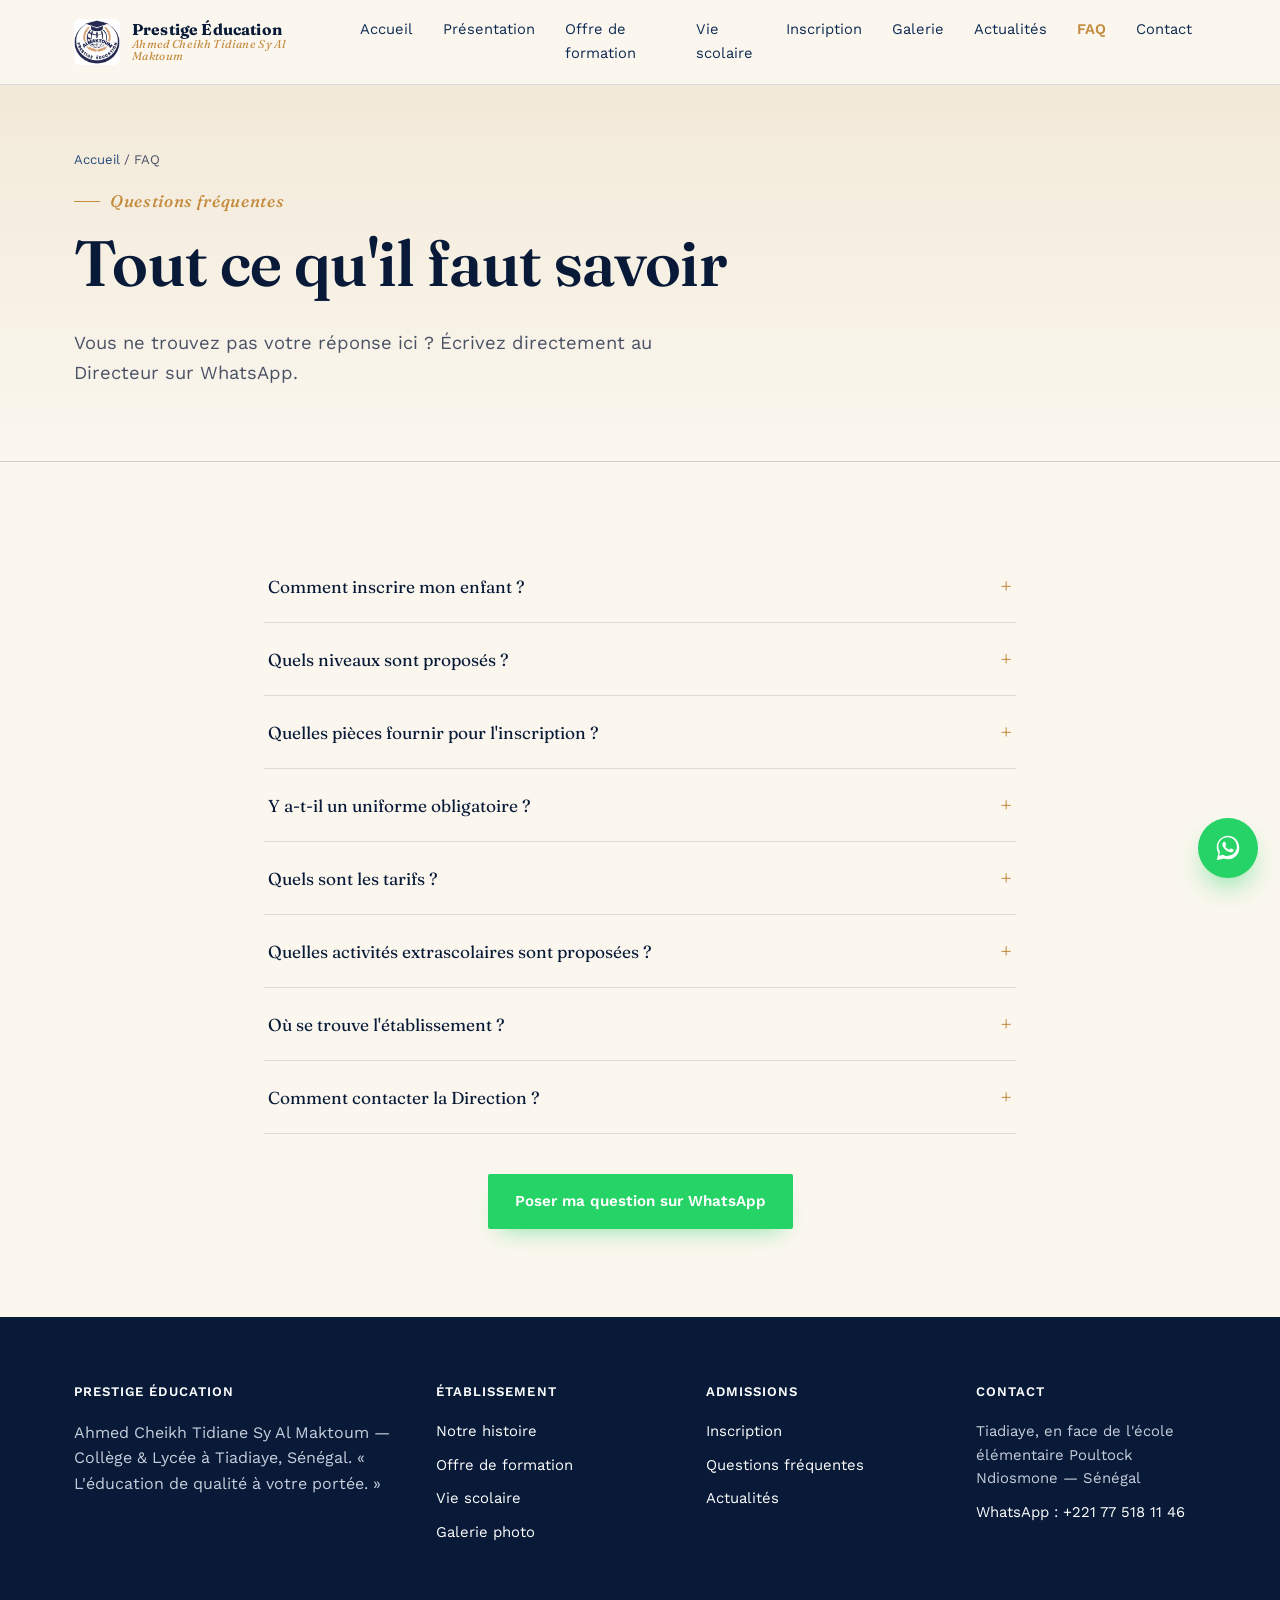
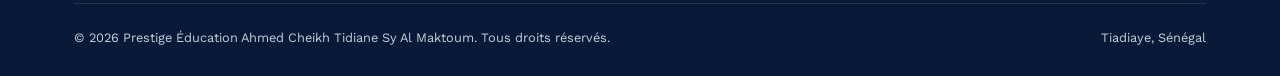
<file: faq.html>
<!doctype html>
<html lang="fr">
<head>
<meta charset="UTF-8">
<meta name="viewport" content="width=device-width, initial-scale=1.0">
<title>FAQ — Prestige Éducation Ahmed Cheikh Tidiane Sy Al Maktoum</title>
<meta name="description" content="Questions fréquentes sur l'inscription, les tarifs et la vie scolaire à Prestige Éducation Ahmed Cheikh Tidiane Sy Al Maktoum.">
<link rel="icon" href="data:image/svg+xml,<svg xmlns=%22http://www.w3.org/2000/svg%22 viewBox=%220 0 100 100%22><circle cx=%2250%22 cy=%2250%22 r=%2248%22 fill=%22%230E2A52%22/></svg>">
<link rel="preconnect" href="https://fonts.googleapis.com">
<link rel="preconnect" href="https://fonts.gstatic.com" crossorigin>
<link href="https://fonts.googleapis.com/css2?family=Fraunces:ital,opsz,wght@0,9..144,400;0,9..144,600;0,9..144,700;1,9..144,500&family=Work+Sans:wght@400;500;600;700&display=swap" rel="stylesheet">
<link rel="stylesheet" href="css/style.css">
</head>
<body>
<a href="#main" class="skip-link">Aller au contenu</a>
<header class="site-header">
  <div class="container nav-row">
    <a href="index.html" class="brand">
      <img src="images/logo.jpeg" alt="Logo Prestige Éducation Ahmed Cheikh Tidiane Sy Al Maktoum" class="emblem" style="border-radius:6px;">
      <span class="brand-text">
        <span class="line1">Prestige Éducation</span>
        <span class="line2">Ahmed Cheikh Tidiane Sy Al Maktoum</span>
      </span>
    </a>
    <nav class="main-nav" aria-label="Navigation principale">
      <ul>
        <li><a href="index.html" class="">Accueil</a></li>
<li><a href="presentation.html" class="">Présentation</a></li>
<li><a href="formation.html" class="">Offre de formation</a></li>
<li><a href="vie-scolaire.html" class="">Vie scolaire</a></li>
<li><a href="inscription.html" class="">Inscription</a></li>
<li><a href="galerie.html" class="">Galerie</a></li>
<li><a href="actualites.html" class="">Actualités</a></li>
<li><a href="faq.html" class="active">FAQ</a></li>
<li><a href="contact.html" class="">Contact</a></li>

      </ul>
    </nav>
    <button class="nav-toggle" aria-label="Ouvrir le menu" aria-expanded="false">
      <span></span><span></span><span></span>
    </button>
  </div>
</header>
<main id="main">

<section class="page-hero">
  <div class="container reveal in">
    <p class="breadcrumb"><a href="index.html">Accueil</a> / FAQ</p>
    <p class="eyebrow">Questions fréquentes</p>
    <h1>Tout ce qu'il faut savoir</h1>
    <p class="lede">Vous ne trouvez pas votre réponse ici ? Écrivez directement au Directeur sur WhatsApp.</p>
  </div>
</section>

<section>
  <div class="container" style="max-width:800px;">
    <div class="reveal in"><div class="faq-item">
  <button class="faq-q"><span>Comment inscrire mon enfant ?</span><span class="plus">+</span></button>
  <div class="faq-a"><p>L'inscription se fait directement auprès du Directeur, par WhatsApp au +221 77 518 11 46. Il vous indique la marche à suivre et les pièces à fournir selon le niveau.</p></div>
</div>
<div class="faq-item">
  <button class="faq-q"><span>Quels niveaux sont proposés ?</span><span class="plus">+</span></button>
  <div class="faq-a"><p>Prestige Éducation accueille les élèves du Collège (6ᵉ à 3ᵉ) et du Lycée (2nd à Terminale), dans les séries L1, L2, S1 et S2.</p></div>
</div>
<div class="faq-item">
  <button class="faq-q"><span>Quelles pièces fournir pour l'inscription ?</span><span class="plus">+</span></button>
  <div class="faq-a"><p>02 extraits de naissance, 01 bulletin de notes du dernier semestre (plus 01 relevé de Bac pour les élèves de Terminale), 01 livret scolaire pour les élèves de 6ᵉ, et 03 photos d'identité.</p></div>
</div>
<div class="faq-item">
  <button class="faq-q"><span>Y a-t-il un uniforme obligatoire ?</span><span class="plus">+</span></button>
  <div class="faq-a"><p>Non, aucun uniforme n'est imposé à Prestige Éducation.</p></div>
</div>
<div class="faq-item">
  <button class="faq-q"><span>Quels sont les tarifs ?</span><span class="plus">+</span></button>
  <div class="faq-a"><p>Les frais d'inscription et les mensualités varient selon le niveau — Collège (6ᵉ à 3ᵉ) : 19 000 Fcfa d'inscription et 9 500 Fcfa par mois. Lycée : 20 000 Fcfa d'inscription et 10 000 Fcfa par mois en 2nd et 1ère, 22 000 Fcfa et 12 000 Fcfa par mois en Terminale. Le mois de juin est inclus dans les frais d'inscription.</p></div>
</div>
<div class="faq-item">
  <button class="faq-q"><span>Quelles activités extrascolaires sont proposées ?</span><span class="plus">+</span></button>
  <div class="faq-a"><p>Le sport est l'activité extrascolaire phare de l'établissement, ouverte aux élèves du Collège comme du Lycée.</p></div>
</div>
<div class="faq-item">
  <button class="faq-q"><span>Où se trouve l'établissement ?</span><span class="plus">+</span></button>
  <div class="faq-a"><p>L'établissement est situé à Tiadiaye, en face de l'école élémentaire Poultock Ndiosmone, au Sénégal.</p></div>
</div>
<div class="faq-item">
  <button class="faq-q"><span>Comment contacter la Direction ?</span><span class="plus">+</span></button>
  <div class="faq-a"><p>Le plus simple est d'écrire directement sur WhatsApp au +221 77 518 11 46 — le Directeur répond personnellement aux familles.</p></div>
</div>
</div>
    <div style="margin-top:40px;text-align:center;">
      <a class="btn btn-primary" data-wa data-wa-message="Bonjour, je souhaite avoir des informations sur Prestige Éducation Ahmed Cheikh Tidiane Sy Al Maktoum.">Poser ma question sur WhatsApp</a>
    </div>
  </div>
</section>
</main>
<footer class="site-footer">
  <div class="container">
    <div class="footer-grid">
      <div>
        <h4>Prestige Éducation</h4>
        <p style="color:#C7CEDB;max-width:34ch;">Ahmed Cheikh Tidiane Sy Al Maktoum — Collège &amp; Lycée à Tiadiaye, Sénégal. « L'éducation de qualité à votre portée. »</p>
      </div>
      <div>
        <h4>Établissement</h4>
        <ul>
          <li><a href="presentation.html">Notre histoire</a></li>
          <li><a href="formation.html">Offre de formation</a></li>
          <li><a href="vie-scolaire.html">Vie scolaire</a></li>
          <li><a href="galerie.html">Galerie photo</a></li>
        </ul>
      </div>
      <div>
        <h4>Admissions</h4>
        <ul>
          <li><a href="inscription.html">Inscription</a></li>
          <li><a href="faq.html">Questions fréquentes</a></li>
          <li><a href="actualites.html">Actualités</a></li>
        </ul>
      </div>
      <div>
        <h4>Contact</h4>
        <ul>
          <li>Tiadiaye, en face de l'école élémentaire Poultock Ndiosmone — Sénégal</li>
          <li><a data-wa data-wa-message="Bonjour, je souhaite avoir des informations sur Prestige Éducation Ahmed Cheikh Tidiane Sy Al Maktoum.">WhatsApp : +221 77 518 11 46</a></li>
        </ul>
      </div>
    </div>
    <div class="footer-bottom">
      <span>© 2026 Prestige Éducation Ahmed Cheikh Tidiane Sy Al Maktoum. Tous droits réservés.</span>
      <span>Tiadiaye, Sénégal</span>
    </div>
  </div>
</footer>
<a class="wa-float" data-wa data-wa-message="Bonjour, je souhaite avoir des informations sur Prestige Éducation Ahmed Cheikh Tidiane Sy Al Maktoum." aria-label="Discuter sur WhatsApp"><svg viewBox="0 0 32 32" fill="currentColor" xmlns="http://www.w3.org/2000/svg"><path d="M16.02 3C9.4 3 4 8.4 4 15.02c0 2.36.66 4.56 1.8 6.44L4 29l7.73-1.75a11.94 11.94 0 0 0 4.29.79h.01c6.62 0 12.02-5.4 12.02-12.02C28.05 8.4 22.65 3 16.02 3zm0 21.8h-.01a9.9 9.9 0 0 1-4.97-1.36l-.36-.21-4.19.95.94-4.11-.23-.38a9.83 9.83 0 0 1-1.51-5.27c0-5.45 4.43-9.88 9.9-9.88 2.64 0 5.12 1.03 6.99 2.9a9.82 9.82 0 0 1 2.9 6.99c0 5.45-4.43 9.87-9.86 9.87zm5.42-7.4c-.3-.15-1.76-.87-2.03-.97-.27-.1-.47-.15-.67.15-.2.3-.77.97-.94 1.17-.17.2-.35.22-.65.07-.3-.15-1.24-.46-2.37-1.47-.88-.78-1.47-1.75-1.64-2.05-.17-.3-.02-.46.13-.61.13-.13.3-.35.45-.52.15-.17.2-.3.3-.5.1-.2.05-.37-.02-.52-.07-.15-.67-1.62-.92-2.22-.24-.58-.49-.5-.67-.51h-.57c-.2 0-.52.07-.79.37s-1.04 1.02-1.04 2.48 1.07 2.87 1.22 3.07c.15.2 2.1 3.2 5.08 4.49.71.31 1.26.49 1.69.62.71.23 1.36.2 1.87.12.57-.09 1.76-.72 2-1.41.25-.7.25-1.29.17-1.41-.07-.12-.27-.2-.57-.35z"/></svg></a>
<script src="js/main.js"></script>
</body>
</html>
</file>
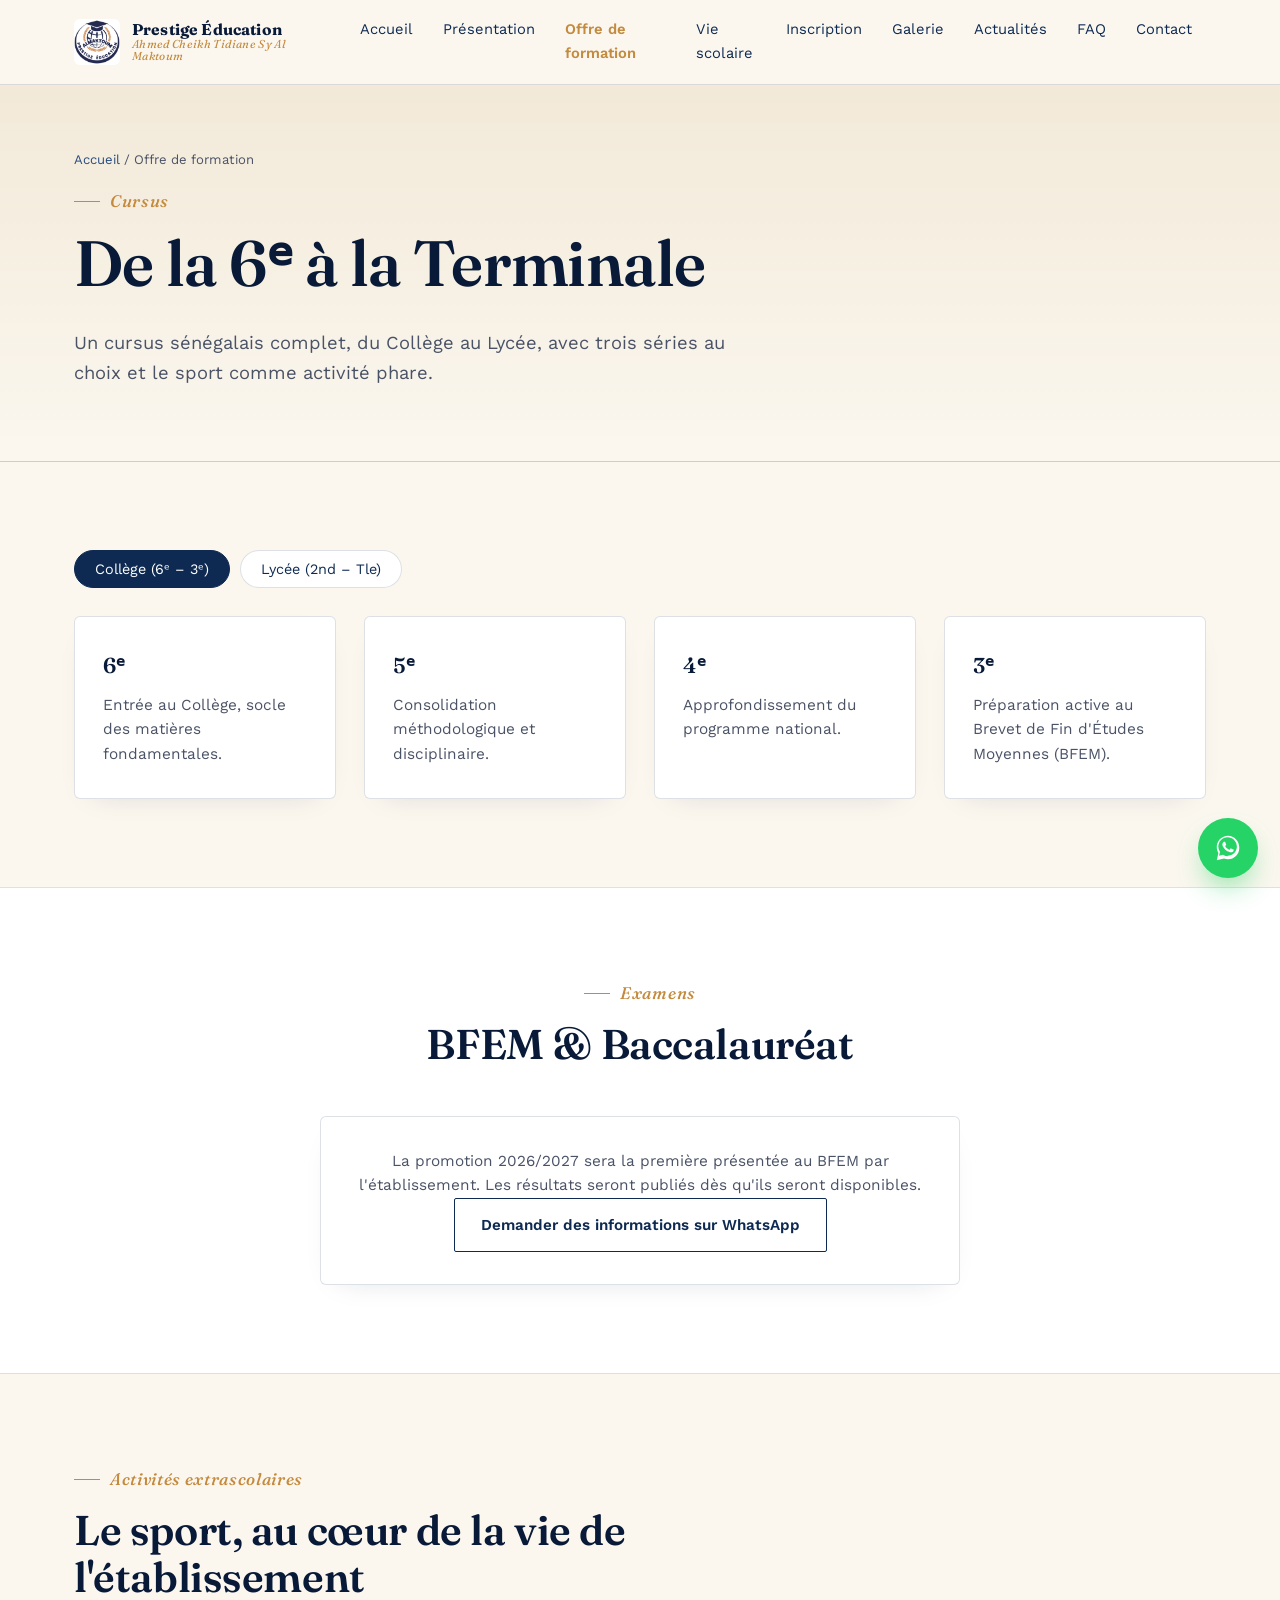
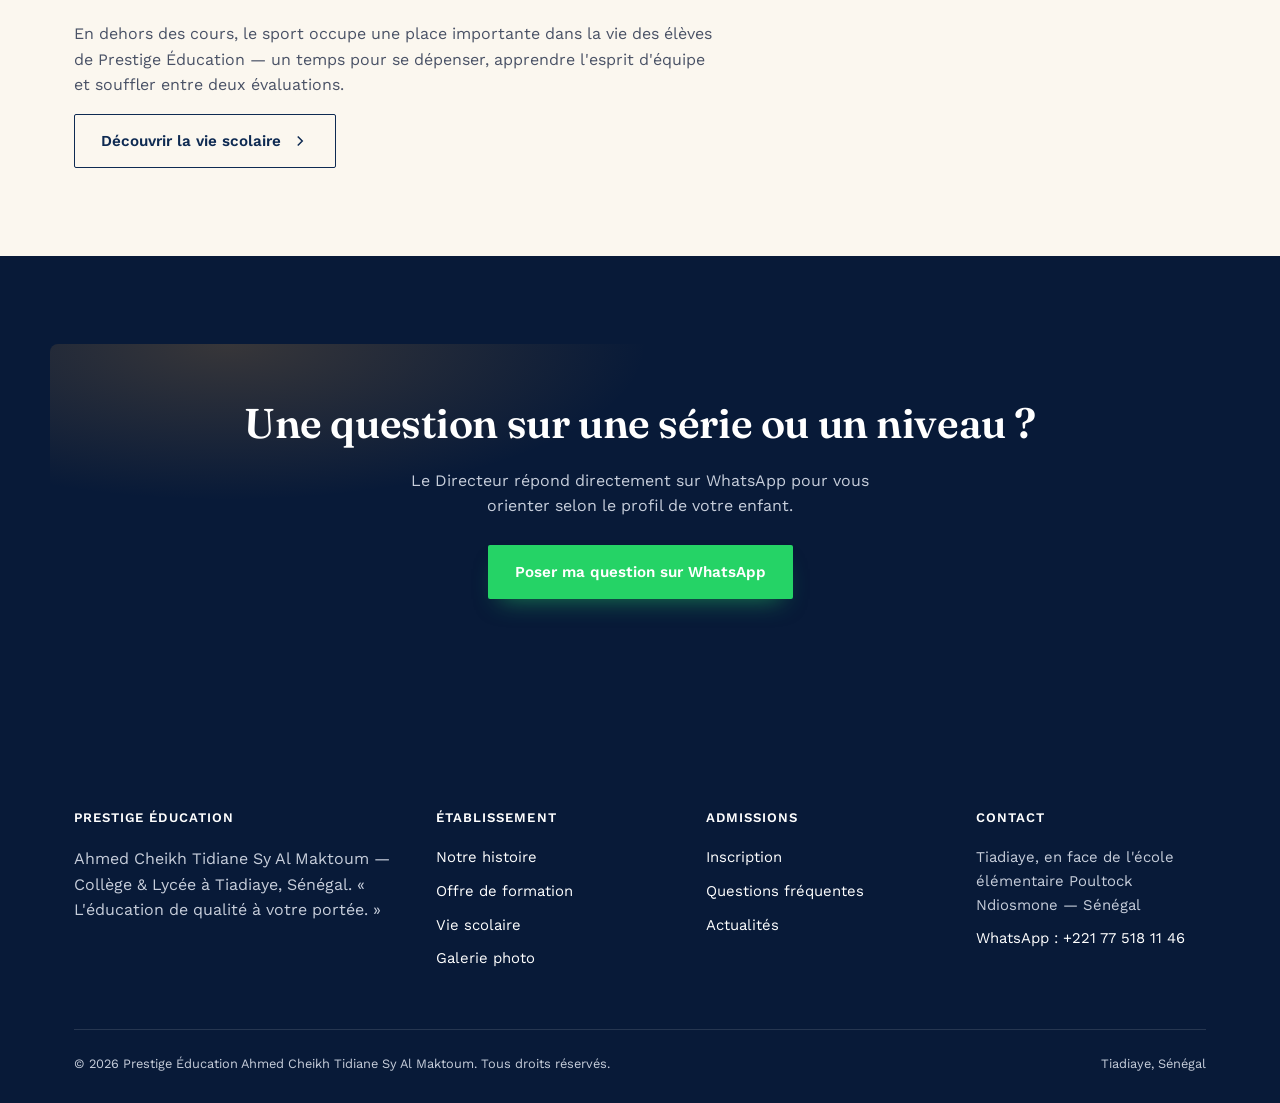
<file: formation.html>
<!doctype html>
<html lang="fr">
<head>
<meta charset="UTF-8">
<meta name="viewport" content="width=device-width, initial-scale=1.0">
<title>Offre de formation — Prestige Éducation Ahmed Cheikh Tidiane Sy Al Maktoum</title>
<meta name="description" content="Cursus du Collège au Lycée : 6ème à Terminale, séries L, S1, S2 à Prestige Éducation Ahmed Cheikh Tidiane Sy Al Maktoum.">
<link rel="icon" href="data:image/svg+xml,<svg xmlns=%22http://www.w3.org/2000/svg%22 viewBox=%220 0 100 100%22><circle cx=%2250%22 cy=%2250%22 r=%2248%22 fill=%22%230E2A52%22/></svg>">
<link rel="preconnect" href="https://fonts.googleapis.com">
<link rel="preconnect" href="https://fonts.gstatic.com" crossorigin>
<link href="https://fonts.googleapis.com/css2?family=Fraunces:ital,opsz,wght@0,9..144,400;0,9..144,600;0,9..144,700;1,9..144,500&family=Work+Sans:wght@400;500;600;700&display=swap" rel="stylesheet">
<link rel="stylesheet" href="css/style.css">
</head>
<body>
<a href="#main" class="skip-link">Aller au contenu</a>
<header class="site-header">
  <div class="container nav-row">
    <a href="index.html" class="brand">
      <img src="images/logo.jpeg" alt="Logo Prestige Éducation Ahmed Cheikh Tidiane Sy Al Maktoum" class="emblem" style="border-radius:6px;">
      <span class="brand-text">
        <span class="line1">Prestige Éducation</span>
        <span class="line2">Ahmed Cheikh Tidiane Sy Al Maktoum</span>
      </span>
    </a>
    <nav class="main-nav" aria-label="Navigation principale">
      <ul>
        <li><a href="index.html" class="">Accueil</a></li>
<li><a href="presentation.html" class="">Présentation</a></li>
<li><a href="formation.html" class="active">Offre de formation</a></li>
<li><a href="vie-scolaire.html" class="">Vie scolaire</a></li>
<li><a href="inscription.html" class="">Inscription</a></li>
<li><a href="galerie.html" class="">Galerie</a></li>
<li><a href="actualites.html" class="">Actualités</a></li>
<li><a href="faq.html" class="">FAQ</a></li>
<li><a href="contact.html" class="">Contact</a></li>

      </ul>
    </nav>
    <button class="nav-toggle" aria-label="Ouvrir le menu" aria-expanded="false">
      <span></span><span></span><span></span>
    </button>
  </div>
</header>
<main id="main">

<section class="page-hero">
  <div class="container reveal in">
    <p class="breadcrumb"><a href="index.html">Accueil</a> / Offre de formation</p>
    <p class="eyebrow">Cursus</p>
    <h1>De la 6ᵉ à la Terminale</h1>
    <p class="lede">Un cursus sénégalais complet, du Collège au Lycée, avec trois séries au choix et le sport comme activité phare.</p>
  </div>
</section>

<section>
  <div class="container">
    <div class="filiere-tabs reveal in">
      <button class="active" data-target="college">Collège (6ᵉ – 3ᵉ)</button>
      <button data-target="lycee">Lycée (2nd – Tle)</button>
    </div>

    <div class="filiere-panel active" data-panel="college">
      <div class="grid grid-4">
        <div class="card reveal"><h3>6ᵉ</h3><p>Entrée au Collège, socle des matières fondamentales.</p></div>
        <div class="card reveal"><h3>5ᵉ</h3><p>Consolidation méthodologique et disciplinaire.</p></div>
        <div class="card reveal"><h3>4ᵉ</h3><p>Approfondissement du programme national.</p></div>
        <div class="card reveal"><h3>3ᵉ</h3><p>Préparation active au Brevet de Fin d'Études Moyennes (BFEM).</p></div>
      </div>
    </div>

    <div class="filiere-panel" data-panel="lycee">
      <div class="grid grid-4">
        <div class="card reveal">
          <span class="tag">Série L1</span>
          <h3 style="margin-top:14px;">Littéraire — Lettres &amp; Philosophie</h3>
          <p>Filière axée sur les lettres et la philosophie, jusqu'au Baccalauréat.</p>
        </div>
        <div class="card reveal">
          <span class="tag">Série L2</span>
          <h3 style="margin-top:14px;">Littéraire — Langues</h3>
          <p>Filière axée sur les langues vivantes et les sciences humaines.</p>
        </div>
        <div class="card reveal">
          <span class="tag">Série S1</span>
          <h3 style="margin-top:14px;">Scientifique — Mathématiques</h3>
          <p>Filière scientifique à dominante mathématiques, pour les élèves attirés par les sciences exactes.</p>
        </div>
        <div class="card reveal">
          <span class="tag">Série S2</span>
          <h3 style="margin-top:14px;">Scientifique — Expérimentale</h3>
          <p>Filière scientifique à dominante sciences de la vie et de la terre, physique et chimie.</p>
        </div>
      </div>
    </div>
  </div>
</section>

<section class="section-alt">
  <div class="container">
    <div class="section-head center reveal">
      <p class="eyebrow" style="justify-content:center;">Examens</p>
      <h2>BFEM &amp; Baccalauréat</h2>
    </div>
    <div class="card reveal" style="max-width:640px;margin:0 auto;text-align:center;">
      <p>La promotion 2026/2027 sera la première présentée au BFEM par l'établissement. Les résultats seront publiés dès qu'ils seront disponibles.</p>
      <a class="btn btn-outline" data-wa data-wa-message="Bonjour, je souhaite avoir des informations sur Prestige Éducation Ahmed Cheikh Tidiane Sy Al Maktoum.">Demander des informations sur WhatsApp</a>
    </div>
  </div>
</section>

<section>
  <div class="container">
    <div class="reveal" style="max-width:640px;">
      <p class="eyebrow">Activités extrascolaires</p>
      <h2>Le sport, au cœur de la vie de l'établissement</h2>
      <p>En dehors des cours, le sport occupe une place importante dans la vie des élèves de Prestige Éducation — un temps pour se dépenser, apprendre l'esprit d'équipe et souffler entre deux évaluations.</p>
      <a class="btn btn-outline" href="vie-scolaire.html">Découvrir la vie scolaire <svg viewBox="0 0 24 24" width="18" height="18" fill="none" stroke="currentColor" stroke-width="2"><path d="M9 18l6-6-6-6"/></svg></a>
    </div>
  </div>
</section>

<section class="section-navy">
  <div class="container cta-banner">
    <h2>Une question sur une série ou un niveau ?</h2>
    <p>Le Directeur répond directement sur WhatsApp pour vous orienter selon le profil de votre enfant.</p>
    <div class="buttons">
      <a class="btn btn-primary" data-wa data-wa-message="Bonjour, je souhaite avoir des informations sur Prestige Éducation Ahmed Cheikh Tidiane Sy Al Maktoum.">Poser ma question sur WhatsApp</a>
    </div>
  </div>
</section>
</main>
<footer class="site-footer">
  <div class="container">
    <div class="footer-grid">
      <div>
        <h4>Prestige Éducation</h4>
        <p style="color:#C7CEDB;max-width:34ch;">Ahmed Cheikh Tidiane Sy Al Maktoum — Collège &amp; Lycée à Tiadiaye, Sénégal. « L'éducation de qualité à votre portée. »</p>
      </div>
      <div>
        <h4>Établissement</h4>
        <ul>
          <li><a href="presentation.html">Notre histoire</a></li>
          <li><a href="formation.html">Offre de formation</a></li>
          <li><a href="vie-scolaire.html">Vie scolaire</a></li>
          <li><a href="galerie.html">Galerie photo</a></li>
        </ul>
      </div>
      <div>
        <h4>Admissions</h4>
        <ul>
          <li><a href="inscription.html">Inscription</a></li>
          <li><a href="faq.html">Questions fréquentes</a></li>
          <li><a href="actualites.html">Actualités</a></li>
        </ul>
      </div>
      <div>
        <h4>Contact</h4>
        <ul>
          <li>Tiadiaye, en face de l'école élémentaire Poultock Ndiosmone — Sénégal</li>
          <li><a data-wa data-wa-message="Bonjour, je souhaite avoir des informations sur Prestige Éducation Ahmed Cheikh Tidiane Sy Al Maktoum.">WhatsApp : +221 77 518 11 46</a></li>
        </ul>
      </div>
    </div>
    <div class="footer-bottom">
      <span>© 2026 Prestige Éducation Ahmed Cheikh Tidiane Sy Al Maktoum. Tous droits réservés.</span>
      <span>Tiadiaye, Sénégal</span>
    </div>
  </div>
</footer>
<a class="wa-float" data-wa data-wa-message="Bonjour, je souhaite avoir des informations sur Prestige Éducation Ahmed Cheikh Tidiane Sy Al Maktoum." aria-label="Discuter sur WhatsApp"><svg viewBox="0 0 32 32" fill="currentColor" xmlns="http://www.w3.org/2000/svg"><path d="M16.02 3C9.4 3 4 8.4 4 15.02c0 2.36.66 4.56 1.8 6.44L4 29l7.73-1.75a11.94 11.94 0 0 0 4.29.79h.01c6.62 0 12.02-5.4 12.02-12.02C28.05 8.4 22.65 3 16.02 3zm0 21.8h-.01a9.9 9.9 0 0 1-4.97-1.36l-.36-.21-4.19.95.94-4.11-.23-.38a9.83 9.83 0 0 1-1.51-5.27c0-5.45 4.43-9.88 9.9-9.88 2.64 0 5.12 1.03 6.99 2.9a9.82 9.82 0 0 1 2.9 6.99c0 5.45-4.43 9.87-9.86 9.87zm5.42-7.4c-.3-.15-1.76-.87-2.03-.97-.27-.1-.47-.15-.67.15-.2.3-.77.97-.94 1.17-.17.2-.35.22-.65.07-.3-.15-1.24-.46-2.37-1.47-.88-.78-1.47-1.75-1.64-2.05-.17-.3-.02-.46.13-.61.13-.13.3-.35.45-.52.15-.17.2-.3.3-.5.1-.2.05-.37-.02-.52-.07-.15-.67-1.62-.92-2.22-.24-.58-.49-.5-.67-.51h-.57c-.2 0-.52.07-.79.37s-1.04 1.02-1.04 2.48 1.07 2.87 1.22 3.07c.15.2 2.1 3.2 5.08 4.49.71.31 1.26.49 1.69.62.71.23 1.36.2 1.87.12.57-.09 1.76-.72 2-1.41.25-.7.25-1.29.17-1.41-.07-.12-.27-.2-.57-.35z"/></svg></a>
<script src="js/main.js"></script>
</body>
</html>
</file>
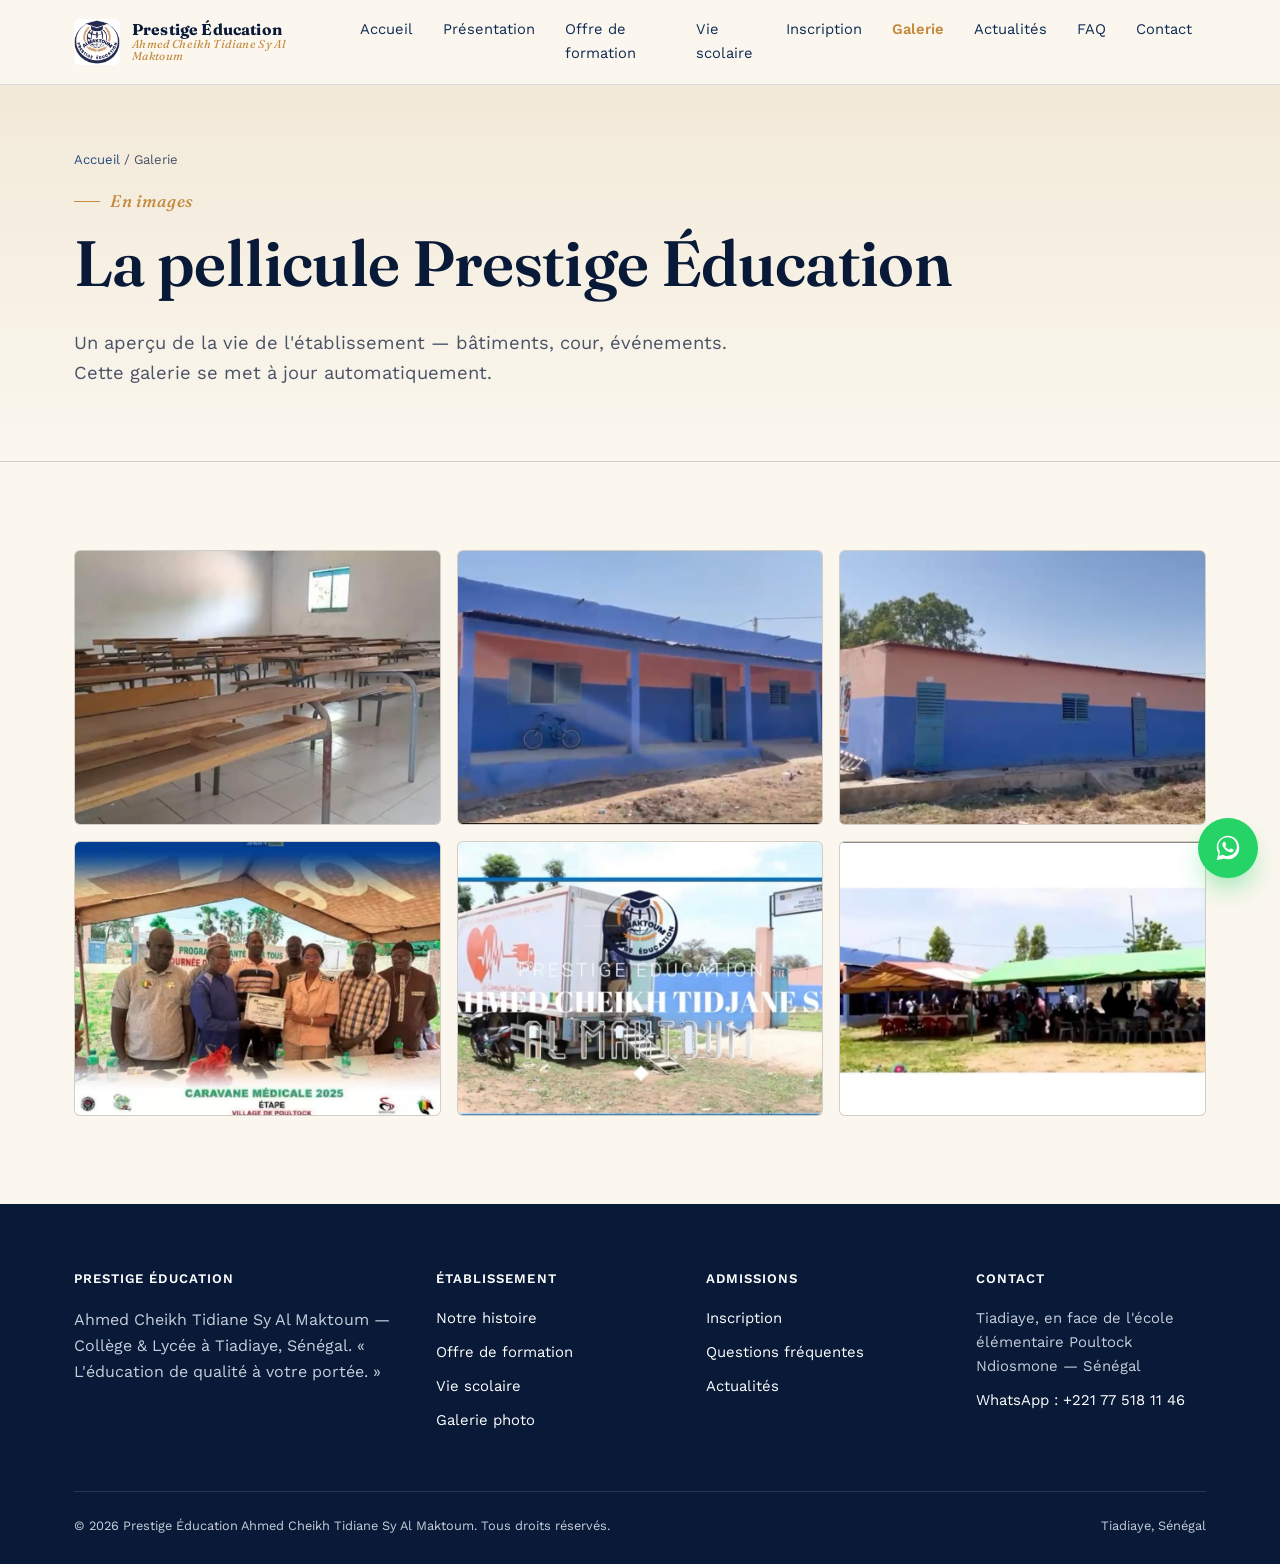
<file: galerie.html>
<!doctype html>
<html lang="fr">
<head>
<meta charset="UTF-8">
<meta name="viewport" content="width=device-width, initial-scale=1.0">
<title>Galerie photo — Prestige Éducation Ahmed Cheikh Tidiane Sy Al Maktoum</title>
<meta name="description" content="Photos de l'établissement Prestige Éducation Ahmed Cheikh Tidiane Sy Al Maktoum à Tiadiaye, Sénégal.">
<link rel="icon" href="data:image/svg+xml,<svg xmlns=%22http://www.w3.org/2000/svg%22 viewBox=%220 0 100 100%22><circle cx=%2250%22 cy=%2250%22 r=%2248%22 fill=%22%230E2A52%22/></svg>">
<link rel="preconnect" href="https://fonts.googleapis.com">
<link rel="preconnect" href="https://fonts.gstatic.com" crossorigin>
<link href="https://fonts.googleapis.com/css2?family=Fraunces:ital,opsz,wght@0,9..144,400;0,9..144,600;0,9..144,700;1,9..144,500&family=Work+Sans:wght@400;500;600;700&display=swap" rel="stylesheet">
<link rel="stylesheet" href="css/style.css">
</head>
<body>
<a href="#main" class="skip-link">Aller au contenu</a>
<header class="site-header">
  <div class="container nav-row">
    <a href="index.html" class="brand">
      <img src="images/logo.jpeg" alt="Logo Prestige Éducation Ahmed Cheikh Tidiane Sy Al Maktoum" class="emblem" style="border-radius:6px;">
      <span class="brand-text">
        <span class="line1">Prestige Éducation</span>
        <span class="line2">Ahmed Cheikh Tidiane Sy Al Maktoum</span>
      </span>
    </a>
    <nav class="main-nav" aria-label="Navigation principale">
      <ul>
        <li><a href="index.html" class="">Accueil</a></li>
<li><a href="presentation.html" class="">Présentation</a></li>
<li><a href="formation.html" class="">Offre de formation</a></li>
<li><a href="vie-scolaire.html" class="">Vie scolaire</a></li>
<li><a href="inscription.html" class="">Inscription</a></li>
<li><a href="galerie.html" class="active">Galerie</a></li>
<li><a href="actualites.html" class="">Actualités</a></li>
<li><a href="faq.html" class="">FAQ</a></li>
<li><a href="contact.html" class="">Contact</a></li>

      </ul>
    </nav>
    <button class="nav-toggle" aria-label="Ouvrir le menu" aria-expanded="false">
      <span></span><span></span><span></span>
    </button>
  </div>
</header>
<main id="main">

<section class="page-hero">
  <div class="container reveal in">
    <p class="breadcrumb"><a href="index.html">Accueil</a> / Galerie</p>
    <p class="eyebrow">En images</p>
    <h1>La pellicule Prestige Éducation</h1>
    <p class="lede">Un aperçu de la vie de l'établissement — bâtiments, cour, événements. Cette galerie se met à jour automatiquement.</p>
  </div>
</section>

<section>
  <div class="container">
    <div class="gallery-grid reveal in" id="gallery-container">
      <p style="grid-column:1/-1;color:var(--ink-soft);">Chargement de la galerie…</p>
    </div>
  </div>
</section>

<script>
  fetch('gallery-data.json')
    .then(function(r) { return r.json(); })
    .then(function(items) {
      var container = document.getElementById('gallery-container');
      if (!items || !items.length) {
        container.innerHTML = '<p style="grid-column:1/-1;color:var(--ink-soft);">Aucune photo pour le moment.</p>';
        return;
      }
      container.innerHTML = items.map(function(item) {
        return '<figure><img src="images/galerie/' + item.file + '" alt="' + (item.caption || '') + '" loading="lazy"></figure>';
      }).join('');
    })
    .catch(function() {
      document.getElementById('gallery-container').innerHTML = '<p style="grid-column:1/-1;color:var(--ink-soft);">Galerie indisponible pour le moment.</p>';
    });
</script>
</main>
<footer class="site-footer">
  <div class="container">
    <div class="footer-grid">
      <div>
        <h4>Prestige Éducation</h4>
        <p style="color:#C7CEDB;max-width:34ch;">Ahmed Cheikh Tidiane Sy Al Maktoum — Collège &amp; Lycée à Tiadiaye, Sénégal. « L'éducation de qualité à votre portée. »</p>
      </div>
      <div>
        <h4>Établissement</h4>
        <ul>
          <li><a href="presentation.html">Notre histoire</a></li>
          <li><a href="formation.html">Offre de formation</a></li>
          <li><a href="vie-scolaire.html">Vie scolaire</a></li>
          <li><a href="galerie.html">Galerie photo</a></li>
        </ul>
      </div>
      <div>
        <h4>Admissions</h4>
        <ul>
          <li><a href="inscription.html">Inscription</a></li>
          <li><a href="faq.html">Questions fréquentes</a></li>
          <li><a href="actualites.html">Actualités</a></li>
        </ul>
      </div>
      <div>
        <h4>Contact</h4>
        <ul>
          <li>Tiadiaye, en face de l'école élémentaire Poultock Ndiosmone — Sénégal</li>
          <li><a data-wa data-wa-message="Bonjour, je souhaite avoir des informations sur Prestige Éducation Ahmed Cheikh Tidiane Sy Al Maktoum.">WhatsApp : +221 77 518 11 46</a></li>
        </ul>
      </div>
    </div>
    <div class="footer-bottom">
      <span>© 2026 Prestige Éducation Ahmed Cheikh Tidiane Sy Al Maktoum. Tous droits réservés.</span>
      <span>Tiadiaye, Sénégal</span>
    </div>
  </div>
</footer>
<a class="wa-float" data-wa data-wa-message="Bonjour, je souhaite avoir des informations sur Prestige Éducation Ahmed Cheikh Tidiane Sy Al Maktoum." aria-label="Discuter sur WhatsApp"><svg viewBox="0 0 32 32" fill="currentColor" xmlns="http://www.w3.org/2000/svg"><path d="M16.02 3C9.4 3 4 8.4 4 15.02c0 2.36.66 4.56 1.8 6.44L4 29l7.73-1.75a11.94 11.94 0 0 0 4.29.79h.01c6.62 0 12.02-5.4 12.02-12.02C28.05 8.4 22.65 3 16.02 3zm0 21.8h-.01a9.9 9.9 0 0 1-4.97-1.36l-.36-.21-4.19.95.94-4.11-.23-.38a9.83 9.83 0 0 1-1.51-5.27c0-5.45 4.43-9.88 9.9-9.88 2.64 0 5.12 1.03 6.99 2.9a9.82 9.82 0 0 1 2.9 6.99c0 5.45-4.43 9.87-9.86 9.87zm5.42-7.4c-.3-.15-1.76-.87-2.03-.97-.27-.1-.47-.15-.67.15-.2.3-.77.97-.94 1.17-.17.2-.35.22-.65.07-.3-.15-1.24-.46-2.37-1.47-.88-.78-1.47-1.75-1.64-2.05-.17-.3-.02-.46.13-.61.13-.13.3-.35.45-.52.15-.17.2-.3.3-.5.1-.2.05-.37-.02-.52-.07-.15-.67-1.62-.92-2.22-.24-.58-.49-.5-.67-.51h-.57c-.2 0-.52.07-.79.37s-1.04 1.02-1.04 2.48 1.07 2.87 1.22 3.07c.15.2 2.1 3.2 5.08 4.49.71.31 1.26.49 1.69.62.71.23 1.36.2 1.87.12.57-.09 1.76-.72 2-1.41.25-.7.25-1.29.17-1.41-.07-.12-.27-.2-.57-.35z"/></svg></a>
<script src="js/main.js"></script>
</body>
</html>
</file>
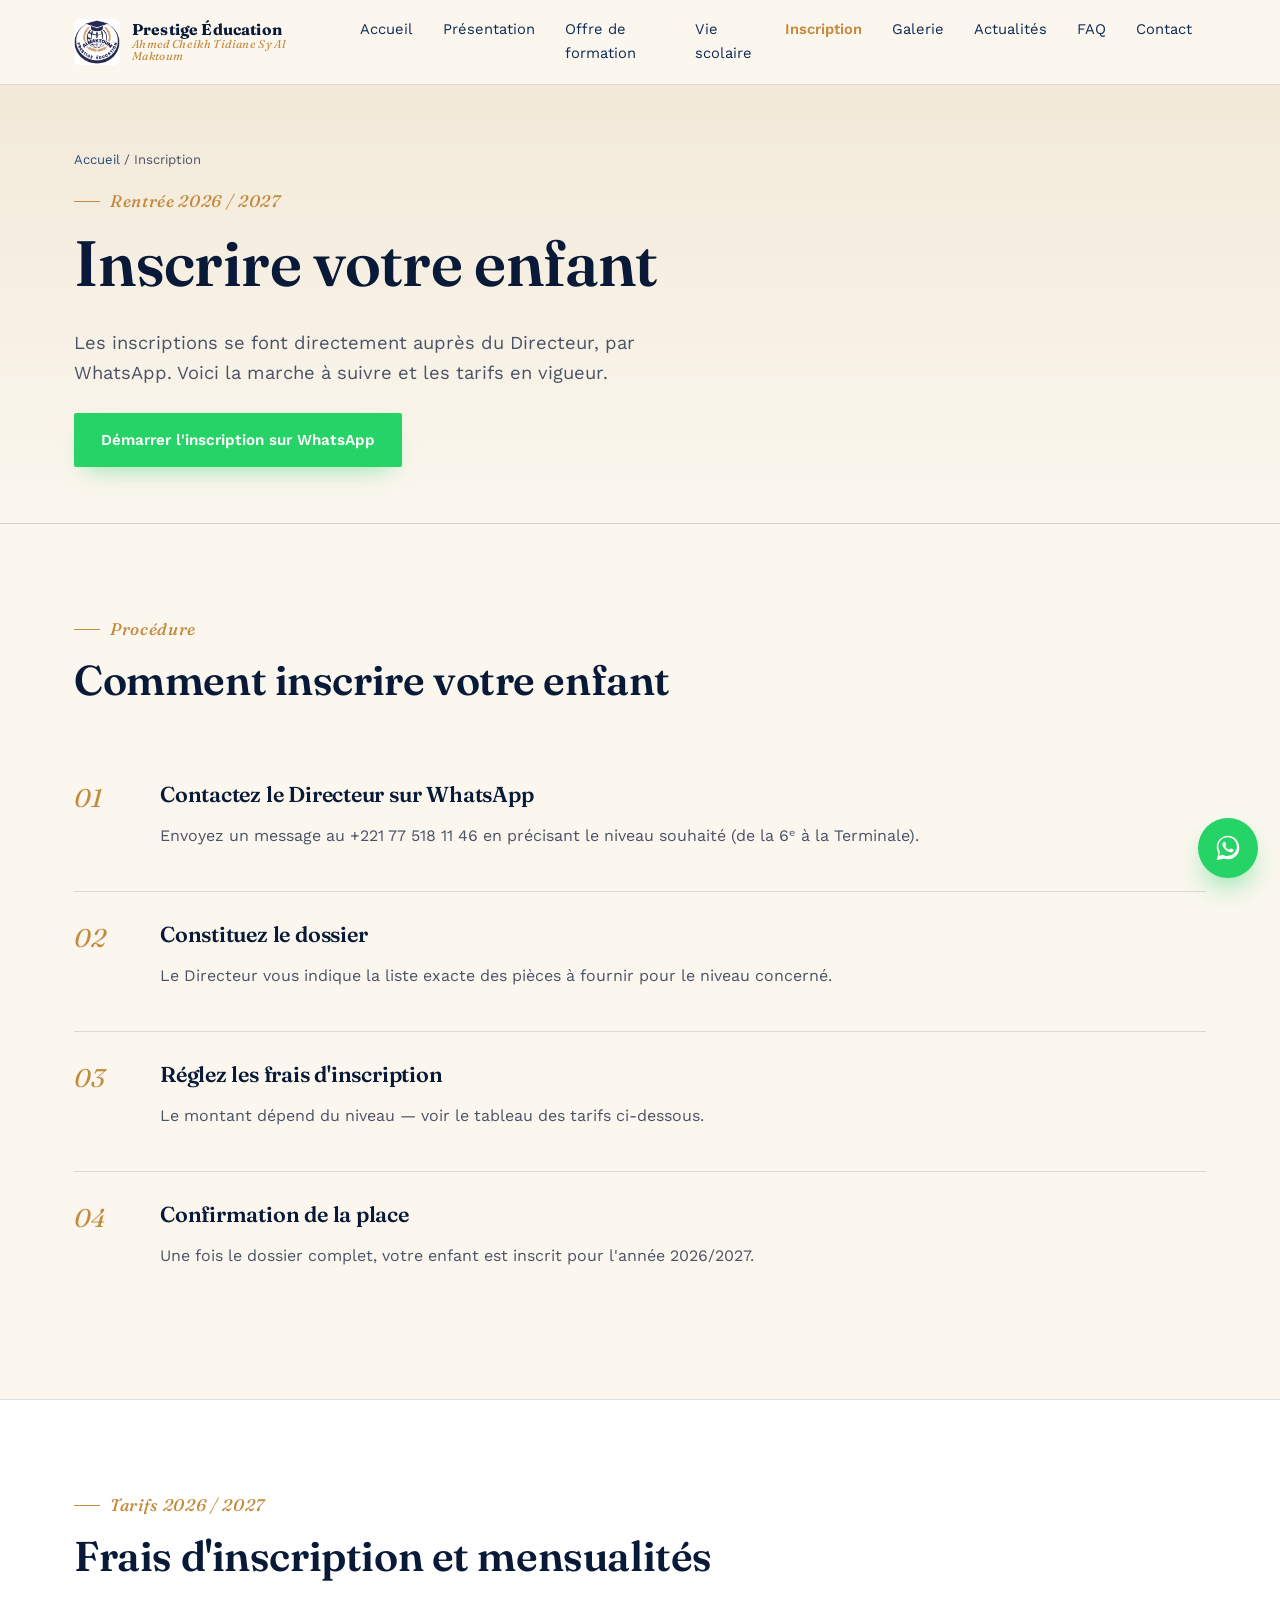
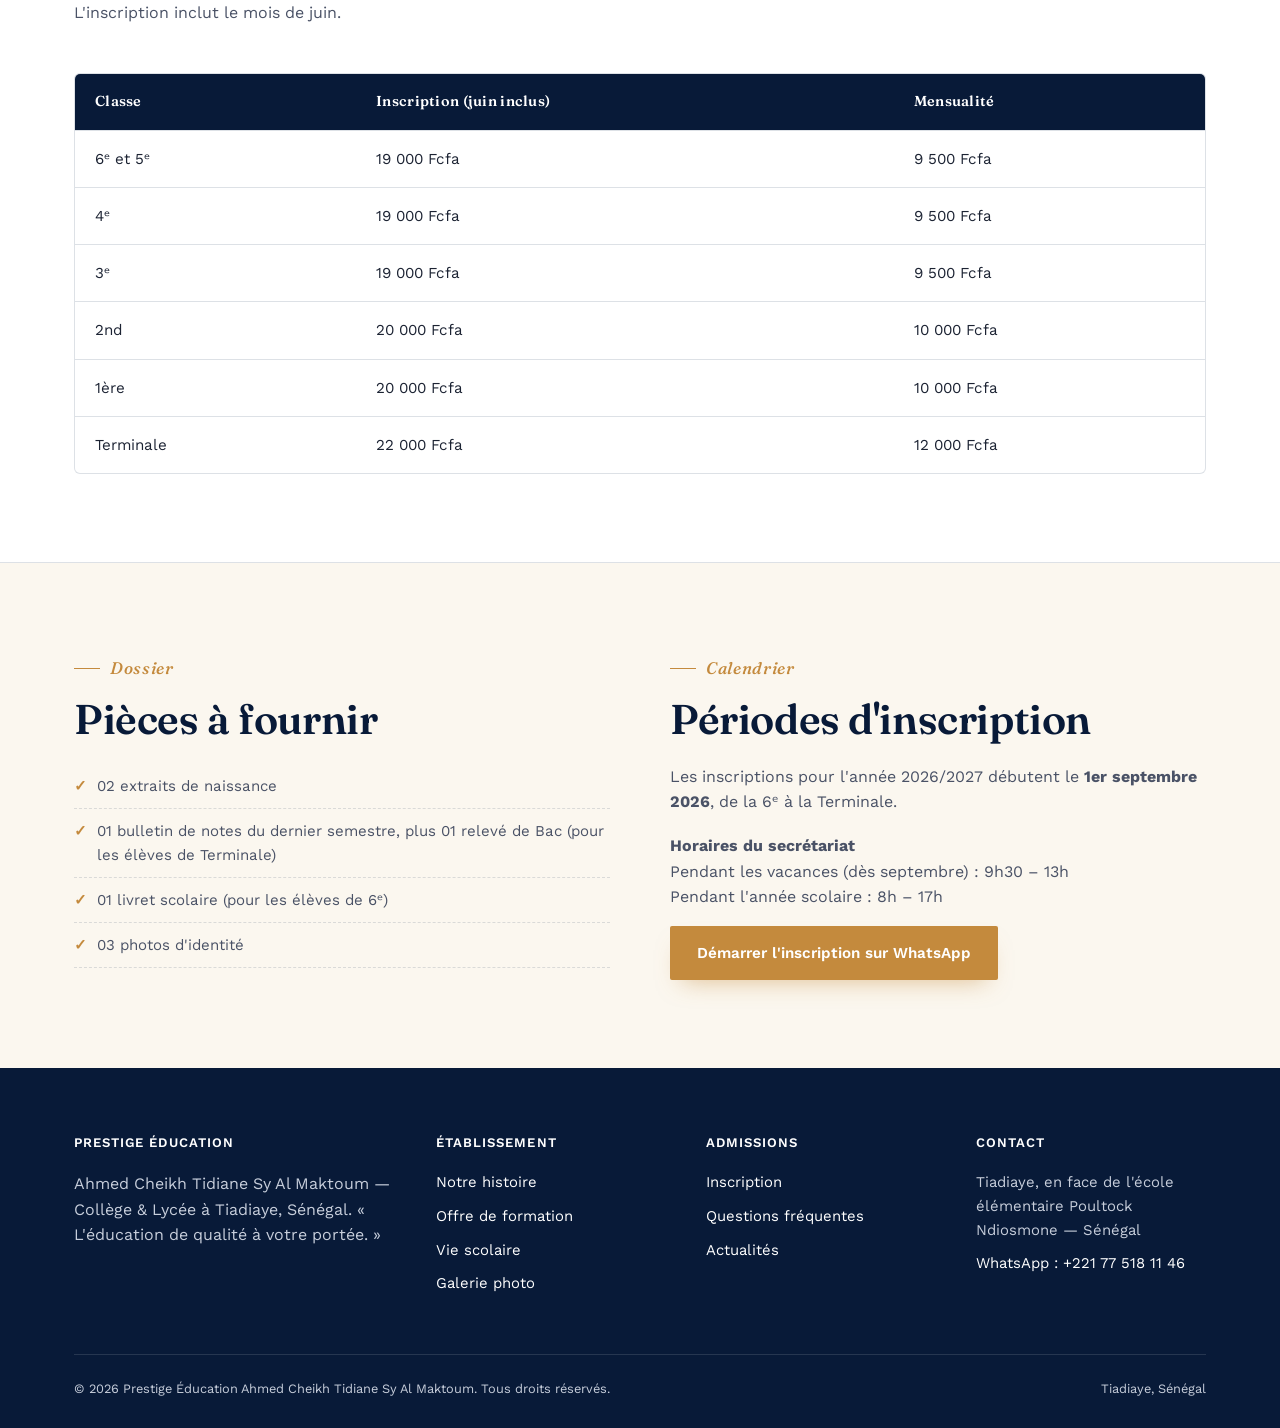
<file: inscription.html>
<!doctype html>
<html lang="fr">
<head>
<meta charset="UTF-8">
<meta name="viewport" content="width=device-width, initial-scale=1.0">
<title>Inscription — Prestige Éducation Ahmed Cheikh Tidiane Sy Al Maktoum</title>
<meta name="description" content="Procédure d'inscription, pièces à fournir et tarifs 2026/2027 à Prestige Éducation Ahmed Cheikh Tidiane Sy Al Maktoum.">
<link rel="icon" href="data:image/svg+xml,<svg xmlns=%22http://www.w3.org/2000/svg%22 viewBox=%220 0 100 100%22><circle cx=%2250%22 cy=%2250%22 r=%2248%22 fill=%22%230E2A52%22/></svg>">
<link rel="preconnect" href="https://fonts.googleapis.com">
<link rel="preconnect" href="https://fonts.gstatic.com" crossorigin>
<link href="https://fonts.googleapis.com/css2?family=Fraunces:ital,opsz,wght@0,9..144,400;0,9..144,600;0,9..144,700;1,9..144,500&family=Work+Sans:wght@400;500;600;700&display=swap" rel="stylesheet">
<link rel="stylesheet" href="css/style.css">
</head>
<body>
<a href="#main" class="skip-link">Aller au contenu</a>
<header class="site-header">
  <div class="container nav-row">
    <a href="index.html" class="brand">
      <img src="images/logo.jpeg" alt="Logo Prestige Éducation Ahmed Cheikh Tidiane Sy Al Maktoum" class="emblem" style="border-radius:6px;">
      <span class="brand-text">
        <span class="line1">Prestige Éducation</span>
        <span class="line2">Ahmed Cheikh Tidiane Sy Al Maktoum</span>
      </span>
    </a>
    <nav class="main-nav" aria-label="Navigation principale">
      <ul>
        <li><a href="index.html" class="">Accueil</a></li>
<li><a href="presentation.html" class="">Présentation</a></li>
<li><a href="formation.html" class="">Offre de formation</a></li>
<li><a href="vie-scolaire.html" class="">Vie scolaire</a></li>
<li><a href="inscription.html" class="active">Inscription</a></li>
<li><a href="galerie.html" class="">Galerie</a></li>
<li><a href="actualites.html" class="">Actualités</a></li>
<li><a href="faq.html" class="">FAQ</a></li>
<li><a href="contact.html" class="">Contact</a></li>

      </ul>
    </nav>
    <button class="nav-toggle" aria-label="Ouvrir le menu" aria-expanded="false">
      <span></span><span></span><span></span>
    </button>
  </div>
</header>
<main id="main">

<section class="page-hero">
  <div class="container reveal in">
    <p class="breadcrumb"><a href="index.html">Accueil</a> / Inscription</p>
    <p class="eyebrow">Rentrée 2026 / 2027</p>
    <h1>Inscrire votre enfant</h1>
    <p class="lede">Les inscriptions se font directement auprès du Directeur, par WhatsApp. Voici la marche à suivre et les tarifs en vigueur.</p>
    <div class="buttons" style="margin-top:26px;">
      <a class="btn btn-primary" data-wa data-wa-message="Bonjour, je souhaite inscrire mon enfant à Prestige Éducation Ahmed Cheikh Tidiane Sy Al Maktoum. Pouvez-vous m'indiquer la marche à suivre ?">Démarrer l'inscription sur WhatsApp</a>
    </div>
  </div>
</section>

<section>
  <div class="container">
    <div class="section-head reveal">
      <p class="eyebrow">Procédure</p>
      <h2>Comment inscrire votre enfant</h2>
    </div>
    <div class="steps reveal">
      <div class="step">
        <span class="num">01</span>
        <div><h3>Contactez le Directeur sur WhatsApp</h3><p>Envoyez un message au +221 77 518 11 46 en précisant le niveau souhaité (de la 6ᵉ à la Terminale).</p></div>
      </div>
      <div class="step">
        <span class="num">02</span>
        <div><h3>Constituez le dossier</h3><p>Le Directeur vous indique la liste exacte des pièces à fournir pour le niveau concerné.</p></div>
      </div>
      <div class="step">
        <span class="num">03</span>
        <div><h3>Réglez les frais d'inscription</h3><p>Le montant dépend du niveau — voir le tableau des tarifs ci-dessous.</p></div>
      </div>
      <div class="step">
        <span class="num">04</span>
        <div><h3>Confirmation de la place</h3><p>Une fois le dossier complet, votre enfant est inscrit pour l'année 2026/2027.</p></div>
      </div>
    </div>
  </div>
</section>

<section class="section-alt">
  <div class="container">
    <div class="section-head reveal">
      <p class="eyebrow">Tarifs 2026 / 2027</p>
      <h2>Frais d'inscription et mensualités</h2>
      <p>L'inscription inclut le mois de juin.</p>
    </div>
    <div class="table-wrap reveal">
      <table>
        <thead><tr><th>Classe</th><th>Inscription (juin inclus)</th><th>Mensualité</th></tr></thead>
        <tbody>
          <tr><td>6ᵉ et 5ᵉ</td><td>19 000 Fcfa</td><td>9 500 Fcfa</td></tr>
          <tr><td>4ᵉ</td><td>19 000 Fcfa</td><td>9 500 Fcfa</td></tr>
          <tr><td>3ᵉ</td><td>19 000 Fcfa</td><td>9 500 Fcfa</td></tr>
          <tr><td>2nd</td><td>20 000 Fcfa</td><td>10 000 Fcfa</td></tr>
          <tr><td>1ère</td><td>20 000 Fcfa</td><td>10 000 Fcfa</td></tr>
          <tr><td>Terminale</td><td>22 000 Fcfa</td><td>12 000 Fcfa</td></tr>
        </tbody>
      </table>
    </div>
  </div>
</section>

<section>
  <div class="container">
    <div class="grid grid-2" style="gap:60px;">
      <div class="reveal">
        <p class="eyebrow">Dossier</p>
        <h2>Pièces à fournir</h2>
        <ul class="checklist">
          <li>02 extraits de naissance</li>
          <li>01 bulletin de notes du dernier semestre, plus 01 relevé de Bac (pour les élèves de Terminale)</li>
          <li>01 livret scolaire (pour les élèves de 6ᵉ)</li>
          <li>03 photos d'identité</li>
        </ul>
      </div>
      <div class="reveal">
        <p class="eyebrow">Calendrier</p>
        <h2>Périodes d'inscription</h2>
        <p>Les inscriptions pour l'année 2026/2027 débutent le <strong>1er septembre 2026</strong>, de la 6ᵉ à la Terminale.</p>
        <p style="margin-top:18px;"><strong>Horaires du secrétariat</strong><br>Pendant les vacances (dès septembre) : 9h30 – 13h<br>Pendant l'année scolaire : 8h – 17h</p>
        <a class="btn btn-gold" data-wa data-wa-message="Bonjour, je souhaite inscrire mon enfant à Prestige Éducation Ahmed Cheikh Tidiane Sy Al Maktoum. Pouvez-vous m'indiquer la marche à suivre ?">Démarrer l'inscription sur WhatsApp</a>
      </div>
    </div>
  </div>
</section>
</main>
<footer class="site-footer">
  <div class="container">
    <div class="footer-grid">
      <div>
        <h4>Prestige Éducation</h4>
        <p style="color:#C7CEDB;max-width:34ch;">Ahmed Cheikh Tidiane Sy Al Maktoum — Collège &amp; Lycée à Tiadiaye, Sénégal. « L'éducation de qualité à votre portée. »</p>
      </div>
      <div>
        <h4>Établissement</h4>
        <ul>
          <li><a href="presentation.html">Notre histoire</a></li>
          <li><a href="formation.html">Offre de formation</a></li>
          <li><a href="vie-scolaire.html">Vie scolaire</a></li>
          <li><a href="galerie.html">Galerie photo</a></li>
        </ul>
      </div>
      <div>
        <h4>Admissions</h4>
        <ul>
          <li><a href="inscription.html">Inscription</a></li>
          <li><a href="faq.html">Questions fréquentes</a></li>
          <li><a href="actualites.html">Actualités</a></li>
        </ul>
      </div>
      <div>
        <h4>Contact</h4>
        <ul>
          <li>Tiadiaye, en face de l'école élémentaire Poultock Ndiosmone — Sénégal</li>
          <li><a data-wa data-wa-message="Bonjour, je souhaite avoir des informations sur Prestige Éducation Ahmed Cheikh Tidiane Sy Al Maktoum.">WhatsApp : +221 77 518 11 46</a></li>
        </ul>
      </div>
    </div>
    <div class="footer-bottom">
      <span>© 2026 Prestige Éducation Ahmed Cheikh Tidiane Sy Al Maktoum. Tous droits réservés.</span>
      <span>Tiadiaye, Sénégal</span>
    </div>
  </div>
</footer>
<a class="wa-float" data-wa data-wa-message="Bonjour, je souhaite avoir des informations sur Prestige Éducation Ahmed Cheikh Tidiane Sy Al Maktoum." aria-label="Discuter sur WhatsApp"><svg viewBox="0 0 32 32" fill="currentColor" xmlns="http://www.w3.org/2000/svg"><path d="M16.02 3C9.4 3 4 8.4 4 15.02c0 2.36.66 4.56 1.8 6.44L4 29l7.73-1.75a11.94 11.94 0 0 0 4.29.79h.01c6.62 0 12.02-5.4 12.02-12.02C28.05 8.4 22.65 3 16.02 3zm0 21.8h-.01a9.9 9.9 0 0 1-4.97-1.36l-.36-.21-4.19.95.94-4.11-.23-.38a9.83 9.83 0 0 1-1.51-5.27c0-5.45 4.43-9.88 9.9-9.88 2.64 0 5.12 1.03 6.99 2.9a9.82 9.82 0 0 1 2.9 6.99c0 5.45-4.43 9.87-9.86 9.87zm5.42-7.4c-.3-.15-1.76-.87-2.03-.97-.27-.1-.47-.15-.67.15-.2.3-.77.97-.94 1.17-.17.2-.35.22-.65.07-.3-.15-1.24-.46-2.37-1.47-.88-.78-1.47-1.75-1.64-2.05-.17-.3-.02-.46.13-.61.13-.13.3-.35.45-.52.15-.17.2-.3.3-.5.1-.2.05-.37-.02-.52-.07-.15-.67-1.62-.92-2.22-.24-.58-.49-.5-.67-.51h-.57c-.2 0-.52.07-.79.37s-1.04 1.02-1.04 2.48 1.07 2.87 1.22 3.07c.15.2 2.1 3.2 5.08 4.49.71.31 1.26.49 1.69.62.71.23 1.36.2 1.87.12.57-.09 1.76-.72 2-1.41.25-.7.25-1.29.17-1.41-.07-.12-.27-.2-.57-.35z"/></svg></a>
<script src="js/main.js"></script>
</body>
</html>
</file>
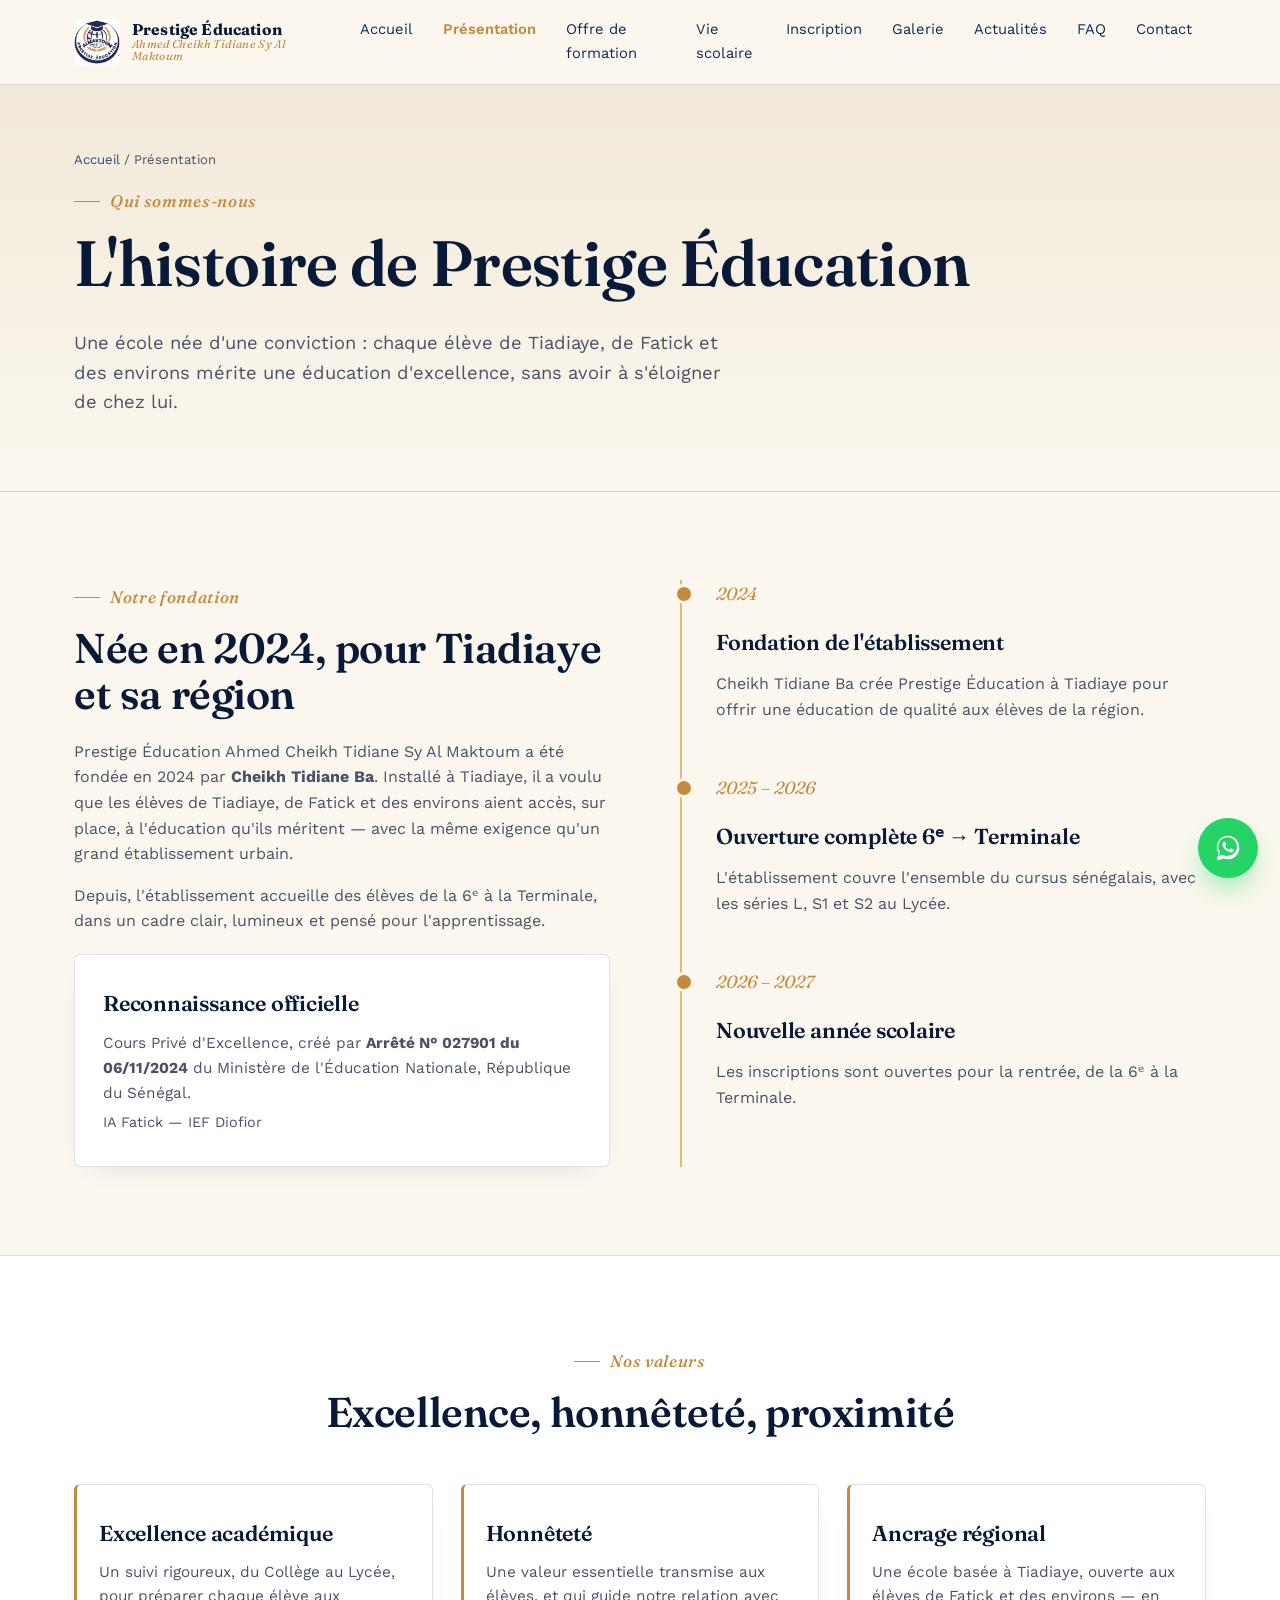
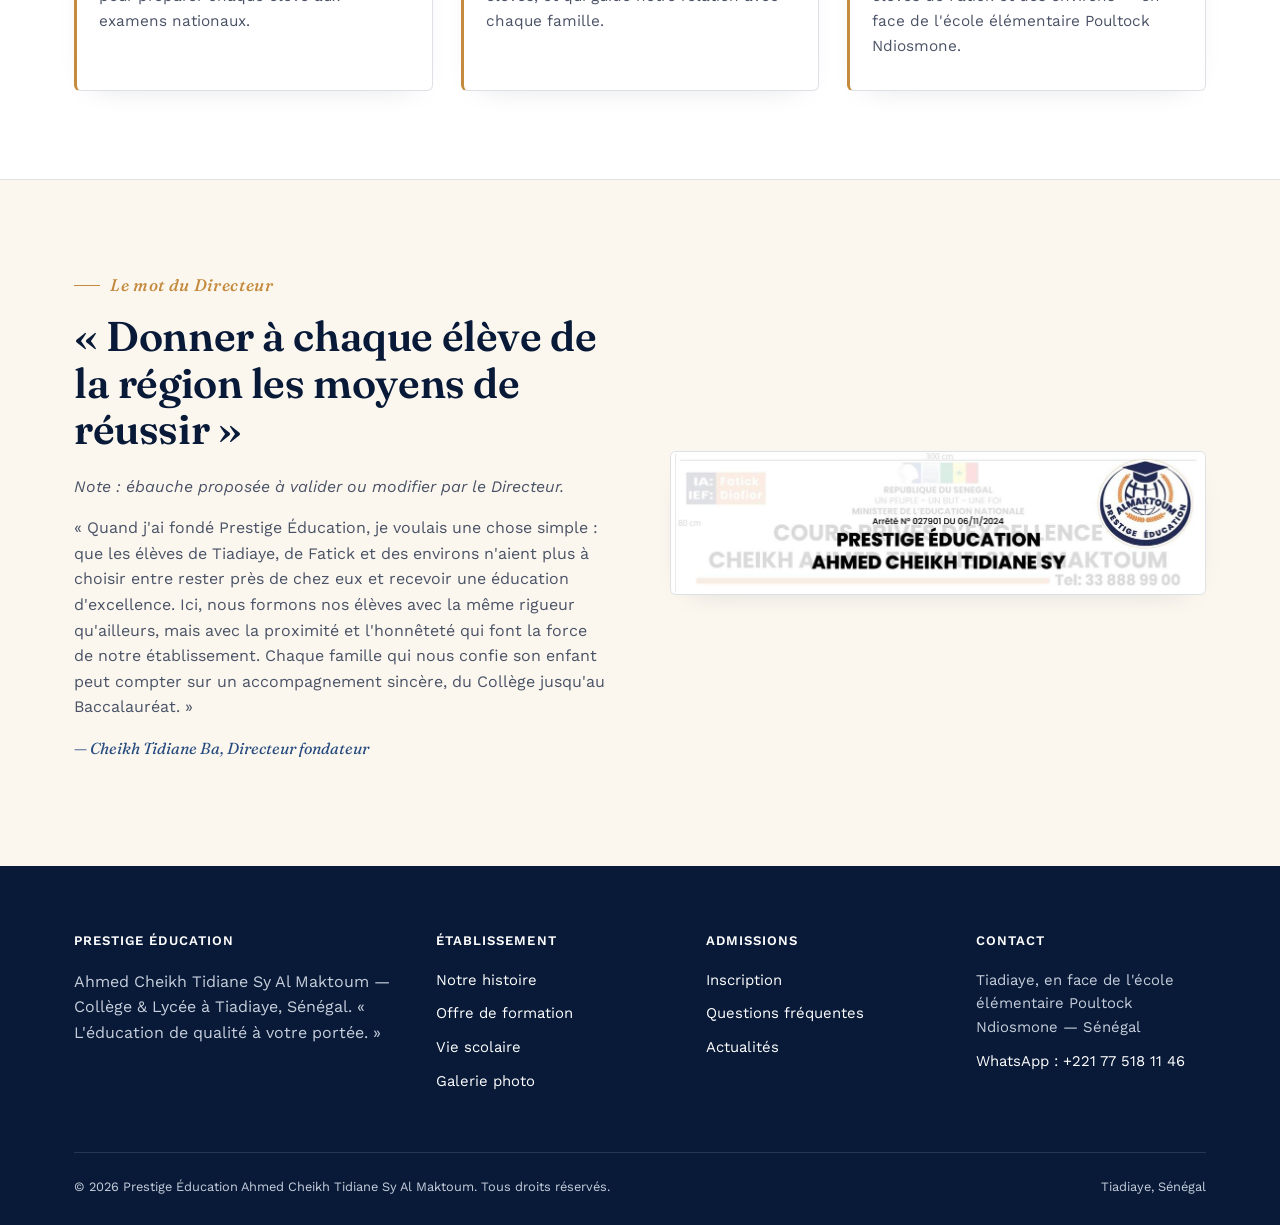
<file: presentation.html>
<!doctype html>
<html lang="fr">
<head>
<meta charset="UTF-8">
<meta name="viewport" content="width=device-width, initial-scale=1.0">
<title>Présentation — Prestige Éducation Ahmed Cheikh Tidiane Sy Al Maktoum</title>
<meta name="description" content="L'histoire, les valeurs et le mot du Directeur de Prestige Éducation Ahmed Cheikh Tidiane Sy Al Maktoum.">
<link rel="icon" href="data:image/svg+xml,<svg xmlns=%22http://www.w3.org/2000/svg%22 viewBox=%220 0 100 100%22><circle cx=%2250%22 cy=%2250%22 r=%2248%22 fill=%22%230E2A52%22/></svg>">
<link rel="preconnect" href="https://fonts.googleapis.com">
<link rel="preconnect" href="https://fonts.gstatic.com" crossorigin>
<link href="https://fonts.googleapis.com/css2?family=Fraunces:ital,opsz,wght@0,9..144,400;0,9..144,600;0,9..144,700;1,9..144,500&family=Work+Sans:wght@400;500;600;700&display=swap" rel="stylesheet">
<link rel="stylesheet" href="css/style.css">
</head>
<body>
<a href="#main" class="skip-link">Aller au contenu</a>
<header class="site-header">
  <div class="container nav-row">
    <a href="index.html" class="brand">
      <img src="images/logo.jpeg" alt="Logo Prestige Éducation Ahmed Cheikh Tidiane Sy Al Maktoum" class="emblem" style="border-radius:6px;">
      <span class="brand-text">
        <span class="line1">Prestige Éducation</span>
        <span class="line2">Ahmed Cheikh Tidiane Sy Al Maktoum</span>
      </span>
    </a>
    <nav class="main-nav" aria-label="Navigation principale">
      <ul>
        <li><a href="index.html" class="">Accueil</a></li>
<li><a href="presentation.html" class="active">Présentation</a></li>
<li><a href="formation.html" class="">Offre de formation</a></li>
<li><a href="vie-scolaire.html" class="">Vie scolaire</a></li>
<li><a href="inscription.html" class="">Inscription</a></li>
<li><a href="galerie.html" class="">Galerie</a></li>
<li><a href="actualites.html" class="">Actualités</a></li>
<li><a href="faq.html" class="">FAQ</a></li>
<li><a href="contact.html" class="">Contact</a></li>

      </ul>
    </nav>
    <button class="nav-toggle" aria-label="Ouvrir le menu" aria-expanded="false">
      <span></span><span></span><span></span>
    </button>
  </div>
</header>
<main id="main">

<section class="page-hero">
  <div class="container reveal in">
    <p class="breadcrumb"><a href="index.html">Accueil</a> / Présentation</p>
    <p class="eyebrow">Qui sommes-nous</p>
    <h1>L'histoire de Prestige Éducation</h1>
    <p class="lede">Une école née d'une conviction : chaque élève de Tiadiaye, de Fatick et des environs mérite une éducation d'excellence, sans avoir à s'éloigner de chez lui.</p>
  </div>
</section>

<section>
  <div class="container">
    <div class="grid grid-2" style="gap:60px;">
      <div class="reveal">
        <p class="eyebrow">Notre fondation</p>
        <h2>Née en 2024, pour Tiadiaye et sa région</h2>
        <p>Prestige Éducation Ahmed Cheikh Tidiane Sy Al Maktoum a été fondée en 2024 par <strong>Cheikh Tidiane Ba</strong>. Installé à Tiadiaye, il a voulu que les élèves de Tiadiaye, de Fatick et des environs aient accès, sur place, à l'éducation qu'ils méritent — avec la même exigence qu'un grand établissement urbain.</p>
        <p>Depuis, l'établissement accueille des élèves de la 6ᵉ à la Terminale, dans un cadre clair, lumineux et pensé pour l'apprentissage.</p>
        <div class="card" style="margin-top:20px;">
          <h3 style="margin-bottom:10px;">Reconnaissance officielle</h3>
          <p style="margin-bottom:6px;">Cours Privé d'Excellence, créé par <strong>Arrêté N° 027901 du 06/11/2024</strong> du Ministère de l'Éducation Nationale, République du Sénégal.</p>
          <p style="margin-bottom:0;color:var(--ink-soft);font-size:.9rem;">IA Fatick — IEF Diofior</p>
        </div>
      </div>
      <div class="timeline reveal">
        <div class="timeline-item">
          <p class="year">2024</p>
          <h3>Fondation de l'établissement</h3>
          <p>Cheikh Tidiane Ba crée Prestige Éducation à Tiadiaye pour offrir une éducation de qualité aux élèves de la région.</p>
        </div>
        <div class="timeline-item">
          <p class="year">2025 – 2026</p>
          <h3>Ouverture complète 6ᵉ → Terminale</h3>
          <p>L'établissement couvre l'ensemble du cursus sénégalais, avec les séries L, S1 et S2 au Lycée.</p>
        </div>
        <div class="timeline-item">
          <p class="year">2026 – 2027</p>
          <h3>Nouvelle année scolaire</h3>
          <p>Les inscriptions sont ouvertes pour la rentrée, de la 6ᵉ à la Terminale.</p>
        </div>
      </div>
    </div>
  </div>
</section>

<section class="section-alt">
  <div class="container">
    <div class="section-head center reveal">
      <p class="eyebrow" style="justify-content:center;">Nos valeurs</p>
      <h2>Excellence, honnêteté, proximité</h2>
    </div>
    <div class="grid grid-3">
      <div class="card value-card reveal"><h3>Excellence académique</h3><p>Un suivi rigoureux, du Collège au Lycée, pour préparer chaque élève aux examens nationaux.</p></div>
      <div class="card value-card reveal"><h3>Honnêteté</h3><p>Une valeur essentielle transmise aux élèves, et qui guide notre relation avec chaque famille.</p></div>
      <div class="card value-card reveal"><h3>Ancrage régional</h3><p>Une école basée à Tiadiaye, ouverte aux élèves de Fatick et des environs — en face de l'école élémentaire Poultock Ndiosmone.</p></div>
    </div>
  </div>
</section>

<section>
  <div class="container">
    <div class="grid grid-2" style="align-items:center;gap:60px;">
      <div class="reveal">
        <p class="eyebrow">Le mot du Directeur</p>
        <h2>« Donner à chaque élève de la région les moyens de réussir »</h2>
        <p><em>Note : ébauche proposée à valider ou modifier par le Directeur.</em></p>
        <p>« Quand j'ai fondé Prestige Éducation, je voulais une chose simple : que les élèves de Tiadiaye, de Fatick et des environs n'aient plus à choisir entre rester près de chez eux et recevoir une éducation d'excellence. Ici, nous formons nos élèves avec la même rigueur qu'ailleurs, mais avec la proximité et l'honnêteté qui font la force de notre établissement. Chaque famille qui nous confie son enfant peut compter sur un accompagnement sincère, du Collège jusqu'au Baccalauréat. »</p>
        <p style="font-family:var(--font-display);font-style:italic;color:var(--navy-soft);">— Cheikh Tidiane Ba, Directeur fondateur</p>
      </div>
      <div class="card reveal" style="padding:0;overflow:hidden;">
        <img src="images/plaque-officielle.png" alt="Panneau officiel Prestige Éducation Ahmed Cheikh Tidiane Sy Al Maktoum, Arrêté N° 027901 du 06/11/2024">
      </div>
    </div>
  </div>
</section>
</main>
<footer class="site-footer">
  <div class="container">
    <div class="footer-grid">
      <div>
        <h4>Prestige Éducation</h4>
        <p style="color:#C7CEDB;max-width:34ch;">Ahmed Cheikh Tidiane Sy Al Maktoum — Collège &amp; Lycée à Tiadiaye, Sénégal. « L'éducation de qualité à votre portée. »</p>
      </div>
      <div>
        <h4>Établissement</h4>
        <ul>
          <li><a href="presentation.html">Notre histoire</a></li>
          <li><a href="formation.html">Offre de formation</a></li>
          <li><a href="vie-scolaire.html">Vie scolaire</a></li>
          <li><a href="galerie.html">Galerie photo</a></li>
        </ul>
      </div>
      <div>
        <h4>Admissions</h4>
        <ul>
          <li><a href="inscription.html">Inscription</a></li>
          <li><a href="faq.html">Questions fréquentes</a></li>
          <li><a href="actualites.html">Actualités</a></li>
        </ul>
      </div>
      <div>
        <h4>Contact</h4>
        <ul>
          <li>Tiadiaye, en face de l'école élémentaire Poultock Ndiosmone — Sénégal</li>
          <li><a data-wa data-wa-message="Bonjour, je souhaite avoir des informations sur Prestige Éducation Ahmed Cheikh Tidiane Sy Al Maktoum.">WhatsApp : +221 77 518 11 46</a></li>
        </ul>
      </div>
    </div>
    <div class="footer-bottom">
      <span>© 2026 Prestige Éducation Ahmed Cheikh Tidiane Sy Al Maktoum. Tous droits réservés.</span>
      <span>Tiadiaye, Sénégal</span>
    </div>
  </div>
</footer>
<a class="wa-float" data-wa data-wa-message="Bonjour, je souhaite avoir des informations sur Prestige Éducation Ahmed Cheikh Tidiane Sy Al Maktoum." aria-label="Discuter sur WhatsApp"><svg viewBox="0 0 32 32" fill="currentColor" xmlns="http://www.w3.org/2000/svg"><path d="M16.02 3C9.4 3 4 8.4 4 15.02c0 2.36.66 4.56 1.8 6.44L4 29l7.73-1.75a11.94 11.94 0 0 0 4.29.79h.01c6.62 0 12.02-5.4 12.02-12.02C28.05 8.4 22.65 3 16.02 3zm0 21.8h-.01a9.9 9.9 0 0 1-4.97-1.36l-.36-.21-4.19.95.94-4.11-.23-.38a9.83 9.83 0 0 1-1.51-5.27c0-5.45 4.43-9.88 9.9-9.88 2.64 0 5.12 1.03 6.99 2.9a9.82 9.82 0 0 1 2.9 6.99c0 5.45-4.43 9.87-9.86 9.87zm5.42-7.4c-.3-.15-1.76-.87-2.03-.97-.27-.1-.47-.15-.67.15-.2.3-.77.97-.94 1.17-.17.2-.35.22-.65.07-.3-.15-1.24-.46-2.37-1.47-.88-.78-1.47-1.75-1.64-2.05-.17-.3-.02-.46.13-.61.13-.13.3-.35.45-.52.15-.17.2-.3.3-.5.1-.2.05-.37-.02-.52-.07-.15-.67-1.62-.92-2.22-.24-.58-.49-.5-.67-.51h-.57c-.2 0-.52.07-.79.37s-1.04 1.02-1.04 2.48 1.07 2.87 1.22 3.07c.15.2 2.1 3.2 5.08 4.49.71.31 1.26.49 1.69.62.71.23 1.36.2 1.87.12.57-.09 1.76-.72 2-1.41.25-.7.25-1.29.17-1.41-.07-.12-.27-.2-.57-.35z"/></svg></a>
<script src="js/main.js"></script>
</body>
</html>
</file>
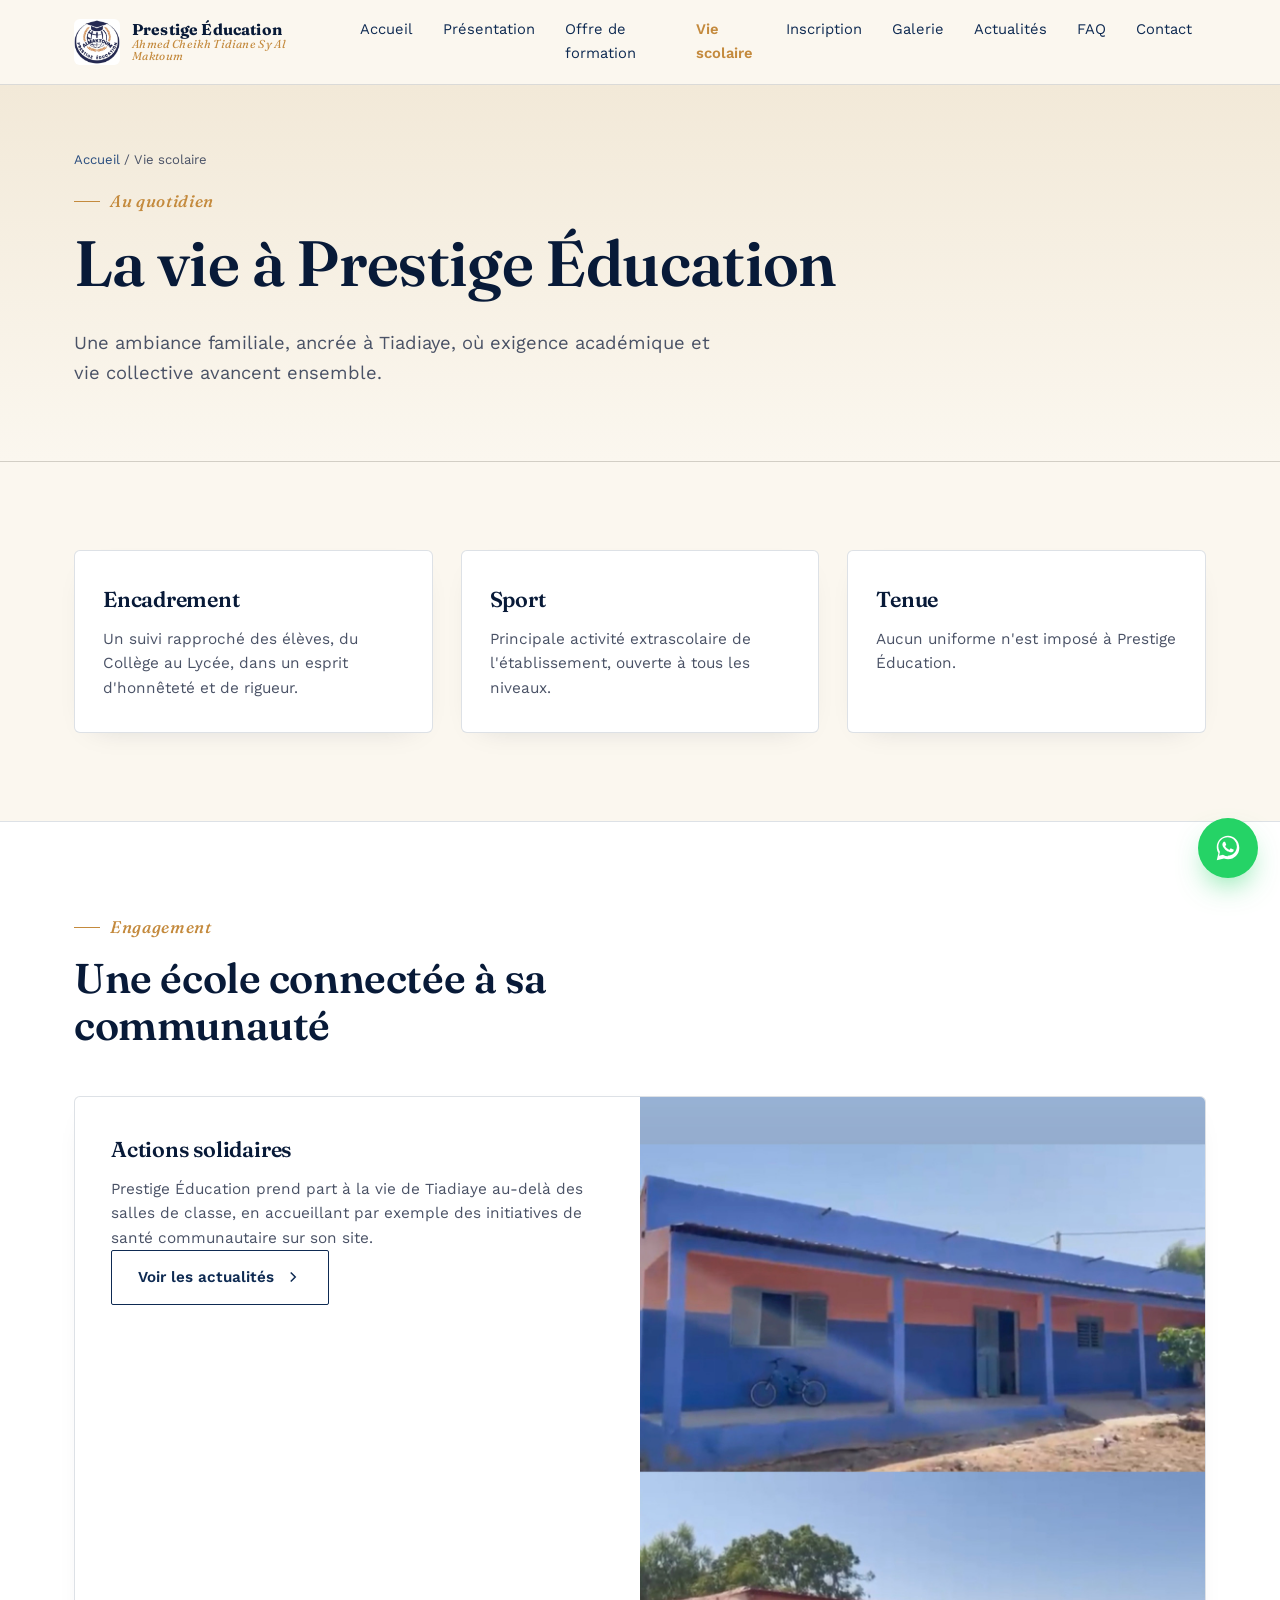
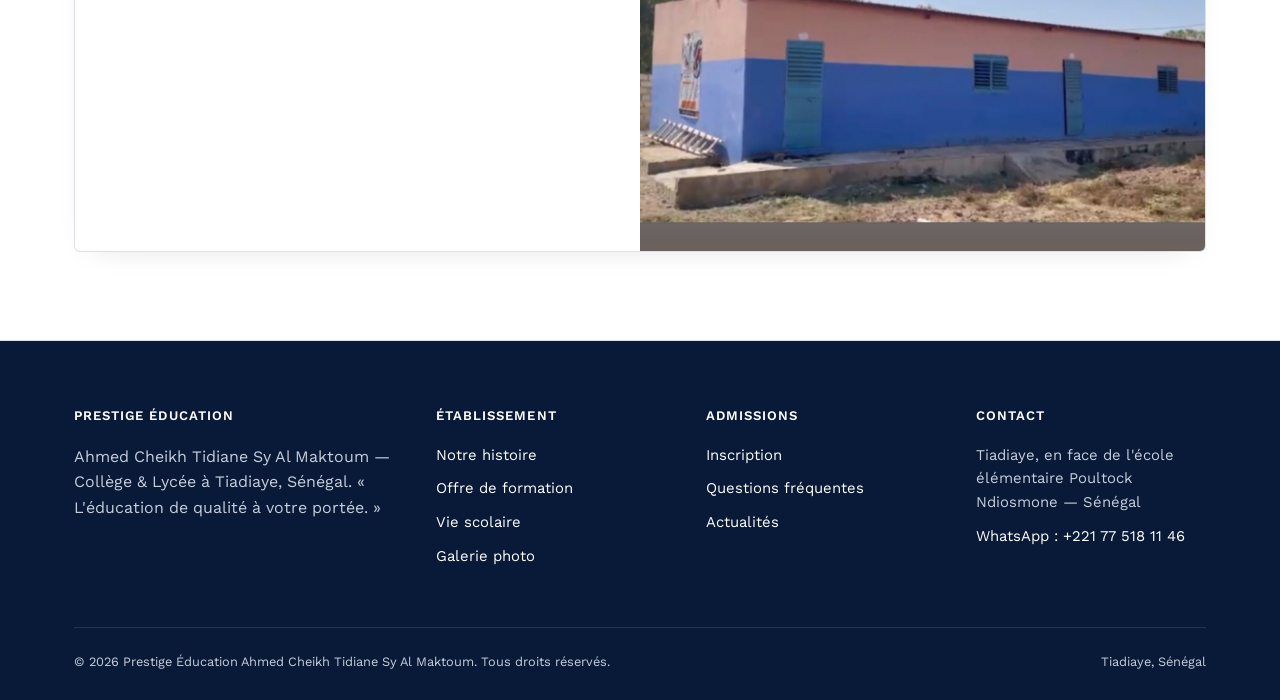
<file: vie-scolaire.html>
<!doctype html>
<html lang="fr">
<head>
<meta charset="UTF-8">
<meta name="viewport" content="width=device-width, initial-scale=1.0">
<title>Vie scolaire — Prestige Éducation Ahmed Cheikh Tidiane Sy Al Maktoum</title>
<meta name="description" content="La vie quotidienne à Prestige Éducation Ahmed Cheikh Tidiane Sy Al Maktoum : encadrement, sport, vie d'établissement.">
<link rel="icon" href="data:image/svg+xml,<svg xmlns=%22http://www.w3.org/2000/svg%22 viewBox=%220 0 100 100%22><circle cx=%2250%22 cy=%2250%22 r=%2248%22 fill=%22%230E2A52%22/></svg>">
<link rel="preconnect" href="https://fonts.googleapis.com">
<link rel="preconnect" href="https://fonts.gstatic.com" crossorigin>
<link href="https://fonts.googleapis.com/css2?family=Fraunces:ital,opsz,wght@0,9..144,400;0,9..144,600;0,9..144,700;1,9..144,500&family=Work+Sans:wght@400;500;600;700&display=swap" rel="stylesheet">
<link rel="stylesheet" href="css/style.css">
</head>
<body>
<a href="#main" class="skip-link">Aller au contenu</a>
<header class="site-header">
  <div class="container nav-row">
    <a href="index.html" class="brand">
      <img src="images/logo.jpeg" alt="Logo Prestige Éducation Ahmed Cheikh Tidiane Sy Al Maktoum" class="emblem" style="border-radius:6px;">
      <span class="brand-text">
        <span class="line1">Prestige Éducation</span>
        <span class="line2">Ahmed Cheikh Tidiane Sy Al Maktoum</span>
      </span>
    </a>
    <nav class="main-nav" aria-label="Navigation principale">
      <ul>
        <li><a href="index.html" class="">Accueil</a></li>
<li><a href="presentation.html" class="">Présentation</a></li>
<li><a href="formation.html" class="">Offre de formation</a></li>
<li><a href="vie-scolaire.html" class="active">Vie scolaire</a></li>
<li><a href="inscription.html" class="">Inscription</a></li>
<li><a href="galerie.html" class="">Galerie</a></li>
<li><a href="actualites.html" class="">Actualités</a></li>
<li><a href="faq.html" class="">FAQ</a></li>
<li><a href="contact.html" class="">Contact</a></li>

      </ul>
    </nav>
    <button class="nav-toggle" aria-label="Ouvrir le menu" aria-expanded="false">
      <span></span><span></span><span></span>
    </button>
  </div>
</header>
<main id="main">

<section class="page-hero">
  <div class="container reveal in">
    <p class="breadcrumb"><a href="index.html">Accueil</a> / Vie scolaire</p>
    <p class="eyebrow">Au quotidien</p>
    <h1>La vie à Prestige Éducation</h1>
    <p class="lede">Une ambiance familiale, ancrée à Tiadiaye, où exigence académique et vie collective avancent ensemble.</p>
  </div>
</section>

<section>
  <div class="container">
    <div class="grid grid-3">
      <div class="card reveal">
        <h3>Encadrement</h3>
        <p>Un suivi rapproché des élèves, du Collège au Lycée, dans un esprit d'honnêteté et de rigueur.</p>
      </div>
      <div class="card reveal">
        <h3>Sport</h3>
        <p>Principale activité extrascolaire de l'établissement, ouverte à tous les niveaux.</p>
      </div>
      <div class="card reveal">
        <h3>Tenue</h3>
        <p>Aucun uniforme n'est imposé à Prestige Éducation.</p>
      </div>
    </div>
  </div>
</section>

<section class="section-alt">
  <div class="container">
    <div class="section-head reveal">
      <p class="eyebrow">Engagement</p>
      <h2>Une école connectée à sa communauté</h2>
    </div>
    <div class="card reveal" style="padding:0;overflow:hidden;">
      <div class="grid grid-2" style="gap:0;">
        <div style="padding:36px;">
          <h3>Actions solidaires</h3>
          <p>Prestige Éducation prend part à la vie de Tiadiaye au-delà des salles de classe, en accueillant par exemple des initiatives de santé communautaire sur son site.</p>
          <a class="btn btn-outline" href="actualites.html">Voir les actualités <svg viewBox="0 0 24 24" width="18" height="18" fill="none" stroke="currentColor" stroke-width="2"><path d="M9 18l6-6-6-6"/></svg></a>
        </div>
        <img src="images/vie-scolaire.jpg" alt="La vie de l'établissement Prestige Éducation" style="width:100%;height:100%;object-fit:cover;">
      </div>
    </div>
  </div>
</section>
</main>
<footer class="site-footer">
  <div class="container">
    <div class="footer-grid">
      <div>
        <h4>Prestige Éducation</h4>
        <p style="color:#C7CEDB;max-width:34ch;">Ahmed Cheikh Tidiane Sy Al Maktoum — Collège &amp; Lycée à Tiadiaye, Sénégal. « L'éducation de qualité à votre portée. »</p>
      </div>
      <div>
        <h4>Établissement</h4>
        <ul>
          <li><a href="presentation.html">Notre histoire</a></li>
          <li><a href="formation.html">Offre de formation</a></li>
          <li><a href="vie-scolaire.html">Vie scolaire</a></li>
          <li><a href="galerie.html">Galerie photo</a></li>
        </ul>
      </div>
      <div>
        <h4>Admissions</h4>
        <ul>
          <li><a href="inscription.html">Inscription</a></li>
          <li><a href="faq.html">Questions fréquentes</a></li>
          <li><a href="actualites.html">Actualités</a></li>
        </ul>
      </div>
      <div>
        <h4>Contact</h4>
        <ul>
          <li>Tiadiaye, en face de l'école élémentaire Poultock Ndiosmone — Sénégal</li>
          <li><a data-wa data-wa-message="Bonjour, je souhaite avoir des informations sur Prestige Éducation Ahmed Cheikh Tidiane Sy Al Maktoum.">WhatsApp : +221 77 518 11 46</a></li>
        </ul>
      </div>
    </div>
    <div class="footer-bottom">
      <span>© 2026 Prestige Éducation Ahmed Cheikh Tidiane Sy Al Maktoum. Tous droits réservés.</span>
      <span>Tiadiaye, Sénégal</span>
    </div>
  </div>
</footer>
<a class="wa-float" data-wa data-wa-message="Bonjour, je souhaite avoir des informations sur Prestige Éducation Ahmed Cheikh Tidiane Sy Al Maktoum." aria-label="Discuter sur WhatsApp"><svg viewBox="0 0 32 32" fill="currentColor" xmlns="http://www.w3.org/2000/svg"><path d="M16.02 3C9.4 3 4 8.4 4 15.02c0 2.36.66 4.56 1.8 6.44L4 29l7.73-1.75a11.94 11.94 0 0 0 4.29.79h.01c6.62 0 12.02-5.4 12.02-12.02C28.05 8.4 22.65 3 16.02 3zm0 21.8h-.01a9.9 9.9 0 0 1-4.97-1.36l-.36-.21-4.19.95.94-4.11-.23-.38a9.83 9.83 0 0 1-1.51-5.27c0-5.45 4.43-9.88 9.9-9.88 2.64 0 5.12 1.03 6.99 2.9a9.82 9.82 0 0 1 2.9 6.99c0 5.45-4.43 9.87-9.86 9.87zm5.42-7.4c-.3-.15-1.76-.87-2.03-.97-.27-.1-.47-.15-.67.15-.2.3-.77.97-.94 1.17-.17.2-.35.22-.65.07-.3-.15-1.24-.46-2.37-1.47-.88-.78-1.47-1.75-1.64-2.05-.17-.3-.02-.46.13-.61.13-.13.3-.35.45-.52.15-.17.2-.3.3-.5.1-.2.05-.37-.02-.52-.07-.15-.67-1.62-.92-2.22-.24-.58-.49-.5-.67-.51h-.57c-.2 0-.52.07-.79.37s-1.04 1.02-1.04 2.48 1.07 2.87 1.22 3.07c.15.2 2.1 3.2 5.08 4.49.71.31 1.26.49 1.69.62.71.23 1.36.2 1.87.12.57-.09 1.76-.72 2-1.41.25-.7.25-1.29.17-1.41-.07-.12-.27-.2-.57-.35z"/></svg></a>
<script src="js/main.js"></script>
</body>
</html>
</file>
<file: css/style.css>
/* =========================================================
   PRESTIGE ÉDUCATION — Design tokens
   Palette dérivée du logo réel : bleu marine + or, fond clair
   ========================================================= */
:root{
  --navy: #0E2A52;
  --navy-deep: #081A38;
  --navy-soft: #274B7E;
  --gold: #C48A3D;
  --gold-light: #E3B979;
  --cream: #FBF7EF;
  --sand: #F2E9D8;
  --ivory: #FFFFFF;
  --ink: #1C2333;
  --ink-soft: #4A5266;
  --line: rgba(14,42,82,0.14);
  --radius: 4px;
  --shadow: 0 18px 40px -22px rgba(8,26,56,0.35);
  --wa: #25D366;
  --font-display: "Fraunces", "Iowan Old Style", Georgia, serif;
  --font-body: "Work Sans", "Segoe UI", sans-serif;
  --maxw: 1180px;
}

*{box-sizing:border-box;}
html{scroll-behavior:smooth;}
body{
  margin:0;
  font-family:var(--font-body);
  background:var(--cream);
  color:var(--ink);
  line-height:1.6;
  -webkit-font-smoothing:antialiased;
}
img{max-width:100%;display:block;}
a{color:inherit;}
.container{max-width:var(--maxw);margin:0 auto;padding:0 24px;}

/* Skip link / focus */
.skip-link{position:absolute;left:-999px;top:0;background:var(--navy);color:#fff;padding:10px 16px;z-index:200;}
.skip-link:focus{left:16px;top:16px;}
a:focus-visible, button:focus-visible{outline:3px solid var(--gold);outline-offset:2px;}
@media (prefers-reduced-motion: reduce){
  html{scroll-behavior:auto;}
  *{animation-duration:0.01ms !important; transition-duration:0.01ms !important;}
}

/* Eyebrow / labels */
.eyebrow{
  font-family:var(--font-display);
  font-style:italic;
  font-weight:500;
  color:var(--gold);
  letter-spacing:.04em;
  font-size:1.05rem;
  display:inline-flex;
  align-items:center;
  gap:10px;
  margin:0 0 14px;
}
.eyebrow::before{content:"";width:26px;height:1px;background:var(--gold);display:inline-block;}

h1,h2,h3,h4{font-family:var(--font-display);color:var(--navy-deep);margin:0 0 .5em;font-weight:600;letter-spacing:-.01em;}
h1{font-size:clamp(2.4rem,5vw,4rem);line-height:1.05;font-weight:600;}
h2{font-size:clamp(1.8rem,3.4vw,2.6rem);line-height:1.12;}
h3{font-size:1.35rem;}
p{color:var(--ink-soft);margin:0 0 1em;}
.lede{font-size:1.15rem;color:var(--ink-soft);max-width:60ch;}

/* ===== Header ===== */
.site-header{
  position:sticky;top:0;z-index:100;
  background:rgba(251,247,239,0.92);
  backdrop-filter:blur(8px);
  border-bottom:1px solid var(--line);
}
.nav-row{display:flex;align-items:center;justify-content:space-between;height:84px;gap:24px;}
.brand{display:flex;align-items:center;gap:12px;text-decoration:none;color:var(--navy-deep);}
.brand .emblem{width:46px;height:46px;flex:none;}
.brand-text{font-family:var(--font-display);line-height:1.05;}
.brand-text .line1{display:block;font-weight:700;font-size:.98rem;letter-spacing:.01em;}
.brand-text .line2{display:block;font-size:.72rem;color:var(--gold);font-style:italic;letter-spacing:.03em;}

.main-nav{display:flex;align-items:center;gap:2px;}
.main-nav ul{list-style:none;display:flex;gap:2px;margin:0;padding:0;}
.main-nav a{
  display:block;padding:10px 14px;text-decoration:none;font-size:.92rem;
  color:var(--navy);border-radius:var(--radius);
}
.main-nav a:hover{background:var(--sand);}
.main-nav a.active{color:var(--gold);font-weight:600;}
.nav-cta{
  display:inline-flex;align-items:center;gap:8px;background:var(--wa);color:#fff;
  padding:10px 18px;border-radius:30px;text-decoration:none;font-weight:600;font-size:.9rem;
  box-shadow:0 8px 18px -8px rgba(37,211,102,.6);
  white-space:nowrap;
}
.nav-toggle{display:none;background:none;border:1px solid var(--line);border-radius:var(--radius);width:44px;height:44px;cursor:pointer;}
.nav-toggle span{display:block;width:20px;height:2px;background:var(--navy);margin:5px auto;transition:.25s;}
.nav-toggle.open span:nth-child(1){transform:translateY(7px) rotate(45deg);}
.nav-toggle.open span:nth-child(2){opacity:0;}
.nav-toggle.open span:nth-child(3){transform:translateY(-7px) rotate(-45deg);}

@media (max-width:900px){
  .nav-toggle{display:block;}
  .main-nav{
    position:fixed;inset:84px 0 0 0;background:var(--cream);
    flex-direction:column;align-items:stretch;padding:20px;
    transform:translateX(100%);transition:transform .3s ease;overflow:auto;
  }
  .main-nav.open{transform:translateX(0);}
  .main-nav ul{flex-direction:column;gap:4px;}
  .main-nav a{font-size:1.1rem;padding:14px;}
  .main-nav .nav-cta{margin-top:16px;justify-content:center;}
}

/* ===== Hero ===== */
.hero{position:relative;overflow:hidden;padding:88px 0 100px;background:
  radial-gradient(1100px 480px at 85% -10%, rgba(196,138,61,.16), transparent 60%),
  linear-gradient(180deg, var(--cream), var(--sand) 140%);}
.hero .container{display:grid;grid-template-columns:1.15fr .85fr;gap:60px;align-items:center;}
.hero-copy .buttons{display:flex;gap:14px;flex-wrap:wrap;margin-top:30px;}
.btn{
  display:inline-flex;align-items:center;gap:10px;padding:14px 26px;border-radius:2px;
  text-decoration:none;font-weight:600;font-size:.95rem;border:1px solid transparent;
  transition:transform .18s ease, box-shadow .18s ease;
}
.btn:hover{transform:translateY(-2px);}
.btn-primary{background:var(--wa);color:#fff;box-shadow:0 12px 24px -12px rgba(37,211,102,.55);}
.btn-outline{border-color:var(--navy);color:var(--navy);}
.btn-outline:hover{background:var(--navy);color:#fff;}
.btn-gold{background:var(--gold);color:#fff;box-shadow:0 12px 24px -12px rgba(196,138,61,.55);}

.hero-stats{display:flex;gap:36px;margin-top:44px;flex-wrap:wrap;}
.hero-stats div strong{display:block;font-family:var(--font-display);font-size:1.9rem;color:var(--navy-deep);}
.hero-stats div span{font-size:.82rem;color:var(--ink-soft);}

.hero-crest{
  background:var(--ivory);border:1px solid var(--line);border-radius:6px;
  box-shadow:var(--shadow);padding:40px;position:relative;
}
.hero-crest svg{width:100%;height:auto;}
.hero-crest .path-caption{text-align:center;margin-top:18px;font-family:var(--font-display);font-style:italic;color:var(--navy-soft);font-size:.95rem;}

/* ===== The "sentier de l'excellence" signature motif ===== */
.trail{position:relative;padding:20px 0 6px;}
.trail svg{width:100%;height:56px;display:block;}
.trail-dot{fill:var(--gold);}

/* ===== Sections ===== */
section{padding:88px 0;}
.section-alt{background:var(--ivory);border-top:1px solid var(--line);border-bottom:1px solid var(--line);}
.section-navy{background:var(--navy-deep);color:#EDEFF4;}
.section-navy h2, .section-navy h3{color:#fff;}
.section-navy p{color:#C7CEDB;}
.section-navy .eyebrow{color:var(--gold-light);}

.section-head{max-width:640px;margin:0 0 48px;}
.section-head.center{margin-left:auto;margin-right:auto;text-align:center;}

.grid{display:grid;gap:28px;}
.grid-3{grid-template-columns:repeat(3,1fr);}
.grid-2{grid-template-columns:repeat(2,1fr);}
.grid-4{grid-template-columns:repeat(4,1fr);}
@media (max-width:900px){.grid-3,.grid-4{grid-template-columns:1fr 1fr;}}
@media (max-width:640px){.grid-2,.grid-3,.grid-4{grid-template-columns:1fr;}}

.card{
  background:var(--ivory);border:1px solid var(--line);border-radius:6px;padding:32px 28px;
  box-shadow:0 10px 30px -22px rgba(8,26,56,.25);
}
.card .icon{width:44px;height:44px;color:var(--gold);margin-bottom:18px;}
.card h3{margin-bottom:.4em;}
.card p{margin-bottom:0;font-size:.96rem;}

.value-card{border-left:3px solid var(--gold);padding-left:22px;}

/* Reveal on scroll */
.reveal{opacity:0;transform:translateY(18px);transition:opacity .6s ease, transform .6s ease;}
.reveal.in{opacity:1;transform:none;}

/* ===== Footer ===== */
.site-footer{background:var(--navy-deep);color:#C7CEDB;padding:64px 0 28px;}
.site-footer a{color:#fff;text-decoration:none;}
.footer-grid{display:grid;grid-template-columns:1.4fr 1fr 1fr 1fr;gap:40px;}
.footer-grid h4{color:#fff;font-family:var(--font-body);font-size:.82rem;letter-spacing:.08em;text-transform:uppercase;margin-bottom:18px;}
.footer-grid ul{list-style:none;margin:0;padding:0;}
.footer-grid li{margin-bottom:10px;font-size:.93rem;}
.footer-bottom{margin-top:48px;padding-top:24px;border-top:1px solid rgba(255,255,255,.12);font-size:.8rem;display:flex;justify-content:space-between;flex-wrap:wrap;gap:10px;}
@media (max-width:800px){.footer-grid{grid-template-columns:1fr 1fr;}}

/* ===== WhatsApp floating button ===== */
.wa-float{
  position:fixed;right:22px;bottom:22px;z-index:150;
  background:var(--wa);color:#fff;width:60px;height:60px;border-radius:50%;
  display:flex;align-items:center;justify-content:center;text-decoration:none;
  box-shadow:0 14px 30px -10px rgba(37,211,102,.7);
  animation:wa-pulse 2.6s ease-in-out infinite;
}
.wa-float svg{width:30px;height:30px;}
@keyframes wa-pulse{
  0%,100%{box-shadow:0 14px 30px -10px rgba(37,211,102,.7);}
  50%{box-shadow:0 14px 30px -6px rgba(37,211,102,1),0 0 0 8px rgba(37,211,102,.15);}
}

/* ===== Page hero (interior pages) ===== */
.page-hero{padding:64px 0 56px;background:linear-gradient(180deg,var(--sand),var(--cream));border-bottom:1px solid var(--line);}
.breadcrumb{font-size:.82rem;color:var(--ink-soft);margin-bottom:14px;}
.breadcrumb a{color:var(--navy-soft);text-decoration:none;}

/* Timeline (histoire) */
.timeline{border-left:2px solid var(--gold-light);margin-left:10px;padding-left:34px;display:flex;flex-direction:column;gap:36px;}
.timeline-item{position:relative;}
.timeline-item::before{content:"";position:absolute;left:-42px;top:4px;width:14px;height:14px;border-radius:50%;background:var(--gold);border:3px solid var(--cream);}
.timeline-item .year{font-family:var(--font-display);font-style:italic;color:var(--gold);font-size:1.1rem;}

/* Tables (tarifs) */
.table-wrap{overflow-x:auto;border:1px solid var(--line);border-radius:6px;background:var(--ivory);}
table{width:100%;border-collapse:collapse;min-width:560px;}
th,td{padding:16px 20px;text-align:left;border-bottom:1px solid var(--line);font-size:.95rem;}
thead th{background:var(--navy-deep);color:#fff;font-family:var(--font-display);font-weight:600;font-size:.9rem;letter-spacing:.02em;}
tbody tr:last-child td{border-bottom:none;}
tbody tr:hover{background:var(--sand);}
.tag{display:inline-block;background:var(--sand);color:var(--navy);border-radius:20px;padding:3px 12px;font-size:.78rem;font-weight:600;}

/* Filière tabs */
.filiere-tabs{display:flex;gap:10px;margin-bottom:28px;flex-wrap:wrap;}
.filiere-tabs button{
  font-family:var(--font-body);background:var(--ivory);border:1px solid var(--line);
  padding:10px 20px;border-radius:30px;cursor:pointer;font-size:.9rem;color:var(--navy);
}
.filiere-tabs button.active{background:var(--navy);color:#fff;border-color:var(--navy);}
.filiere-panel{display:none;}
.filiere-panel.active{display:block;}

/* FAQ accordion */
.faq-item{border-bottom:1px solid var(--line);}
.faq-q{
  width:100%;text-align:left;background:none;border:none;padding:22px 4px;cursor:pointer;
  display:flex;justify-content:space-between;align-items:center;gap:20px;
  font-family:var(--font-display);font-size:1.08rem;color:var(--navy-deep);
}
.faq-q .plus{font-size:1.4rem;color:var(--gold);transition:transform .25s;flex:none;}
.faq-item.open .faq-q .plus{transform:rotate(45deg);}
.faq-a{max-height:0;overflow:hidden;transition:max-height .3s ease;}
.faq-a p{padding:0 4px 22px;}

/* Gallery */
.gallery-grid{display:grid;grid-template-columns:repeat(3,1fr);gap:16px;}
.gallery-grid figure{margin:0;border-radius:6px;overflow:hidden;background:var(--sand);border:1px solid var(--line);aspect-ratio:4/3;position:relative;}
.gallery-grid img{width:100%;height:100%;object-fit:cover;}
.gallery-grid .ph{width:100%;height:100%;display:flex;align-items:center;justify-content:center;color:var(--navy-soft);font-family:var(--font-display);font-style:italic;text-align:center;padding:14px;font-size:.9rem;}
@media (max-width:800px){.gallery-grid{grid-template-columns:1fr 1fr;}}
@media (max-width:480px){.gallery-grid{grid-template-columns:1fr;}}

/* Form */
.form-card{background:var(--ivory);border:1px solid var(--line);border-radius:6px;padding:40px;box-shadow:var(--shadow);}
.field{margin-bottom:20px;}
.field label{display:block;font-size:.85rem;font-weight:600;color:var(--navy-deep);margin-bottom:6px;}
.field input, .field select, .field textarea{
  width:100%;padding:12px 14px;border:1px solid var(--line);border-radius:4px;font-family:var(--font-body);font-size:.95rem;background:var(--cream);
}
.field textarea{min-height:110px;resize:vertical;}
.checklist{list-style:none;margin:0;padding:0;}
.checklist li{display:flex;gap:10px;padding:10px 0;border-bottom:1px dashed var(--line);font-size:.94rem;color:var(--ink-soft);}
.checklist li::before{content:"✓";color:var(--gold);font-weight:700;}

/* Steps */
.steps{display:flex;flex-direction:column;gap:0;}
.step{display:grid;grid-template-columns:64px 1fr;gap:22px;padding:26px 0;border-bottom:1px solid var(--line);}
.step:last-child{border-bottom:none;}
.step .num{font-family:var(--font-display);font-style:italic;font-size:1.6rem;color:var(--gold);}

.cta-banner{
  background:var(--navy-deep);color:#fff;border-radius:8px;padding:56px;text-align:center;
  background-image:radial-gradient(700px 260px at 15% 0%, rgba(196,138,61,.25), transparent 60%);
}
.cta-banner h2{color:#fff;}
.cta-banner p{color:#C7CEDB;max-width:52ch;margin-left:auto;margin-right:auto;}
.cta-banner .buttons{display:flex;justify-content:center;gap:14px;margin-top:26px;flex-wrap:wrap;}
</file>
